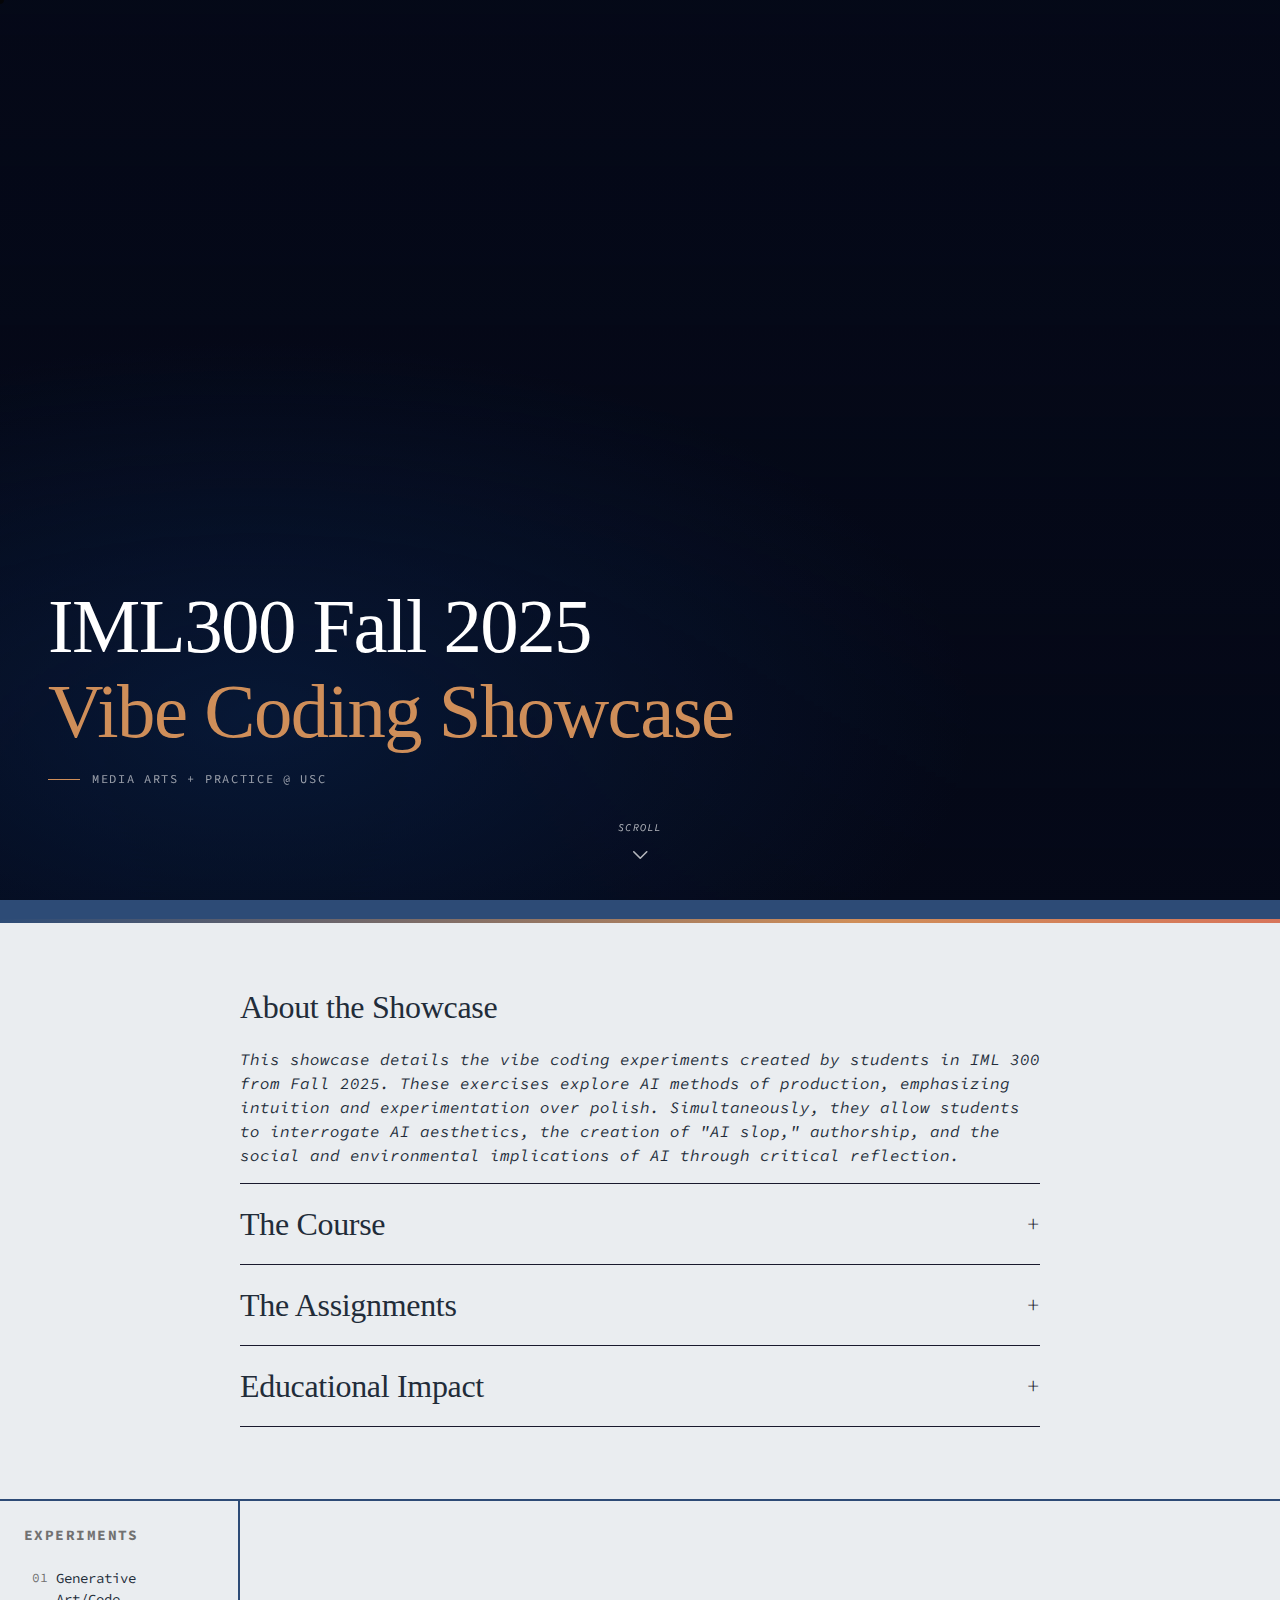
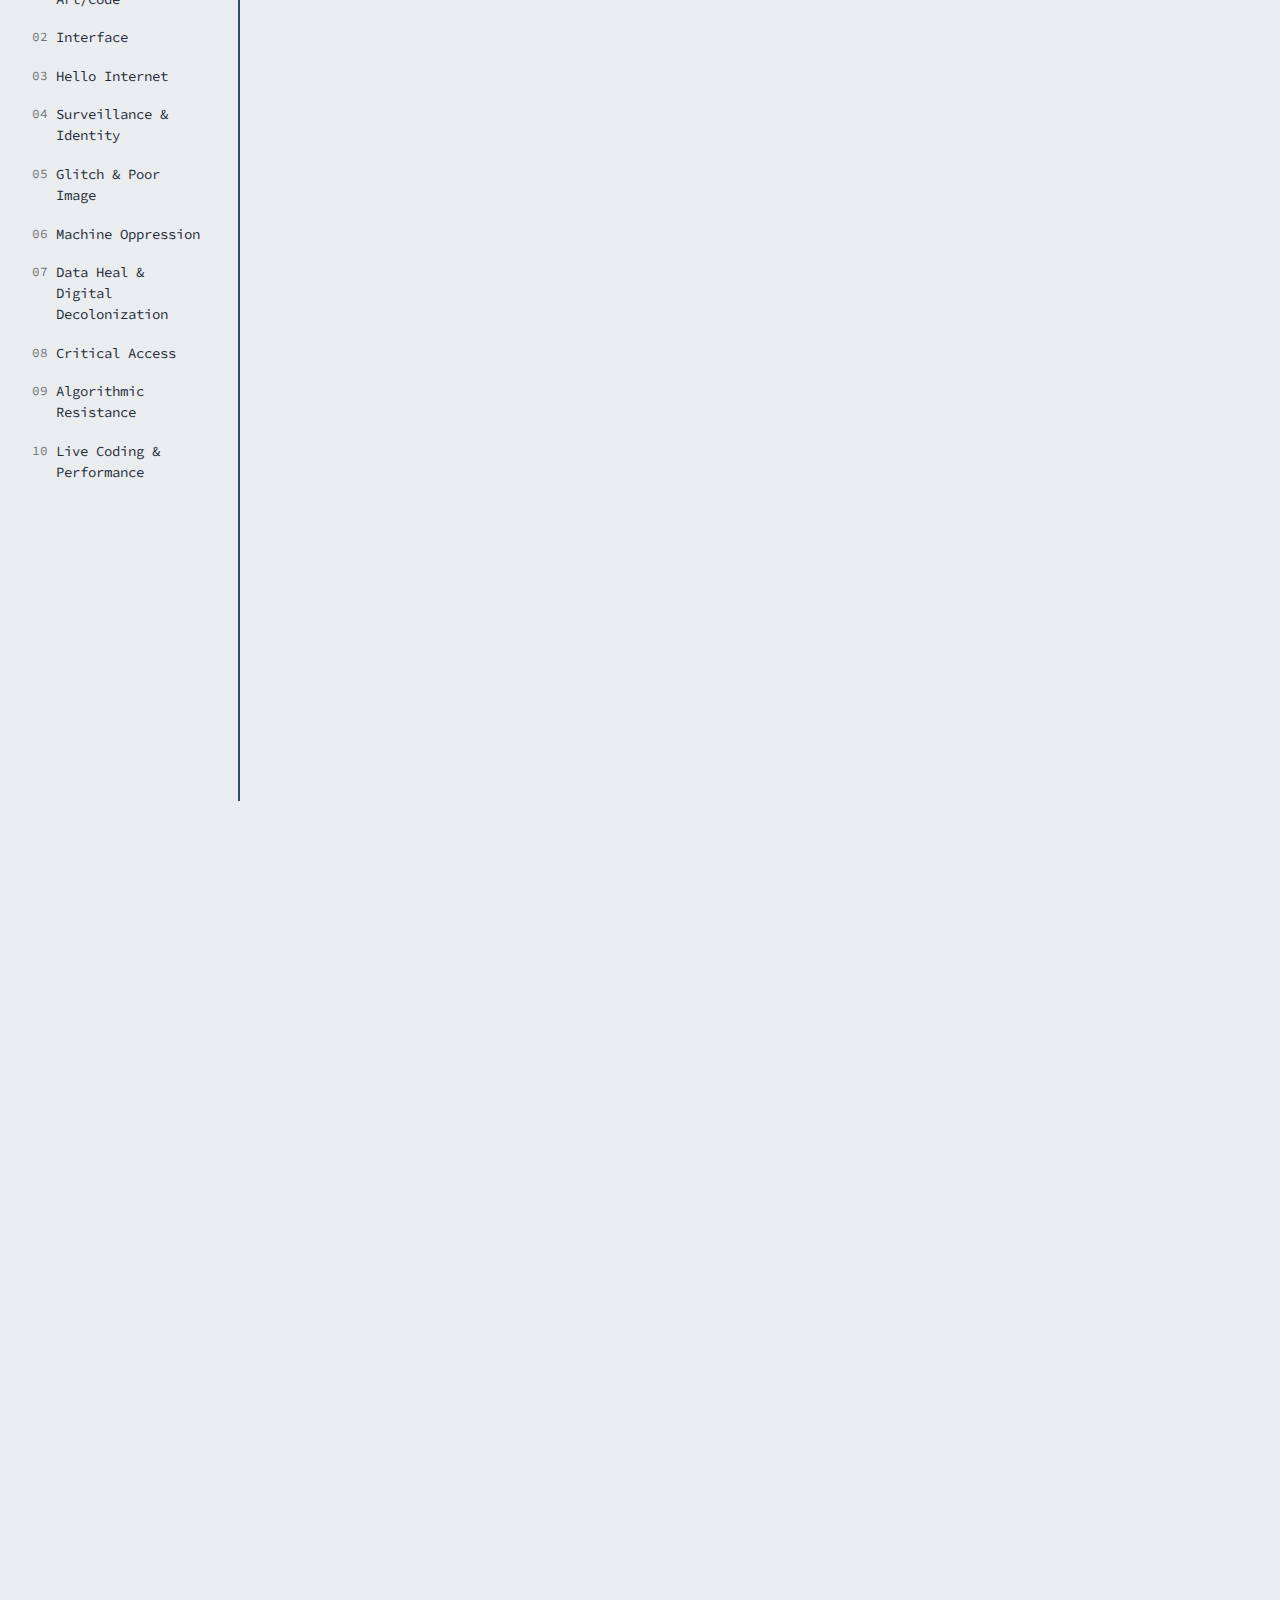
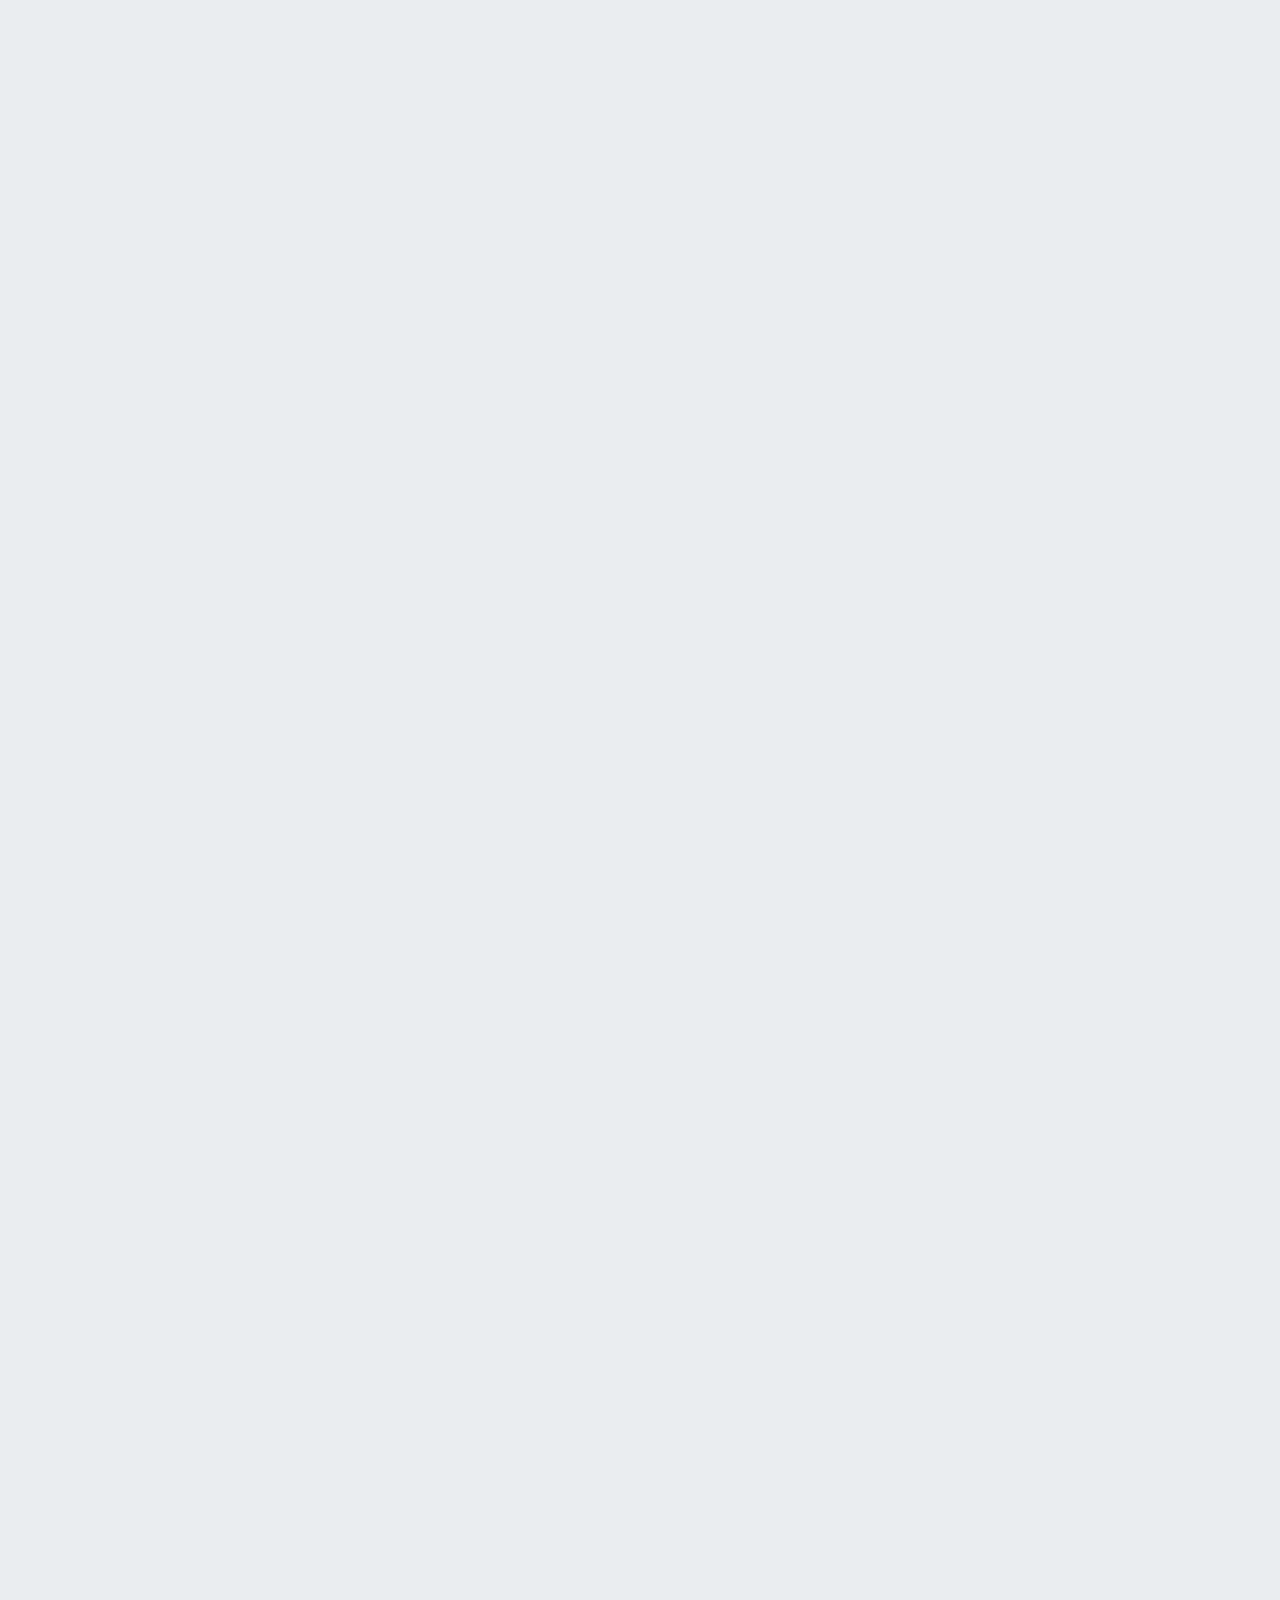
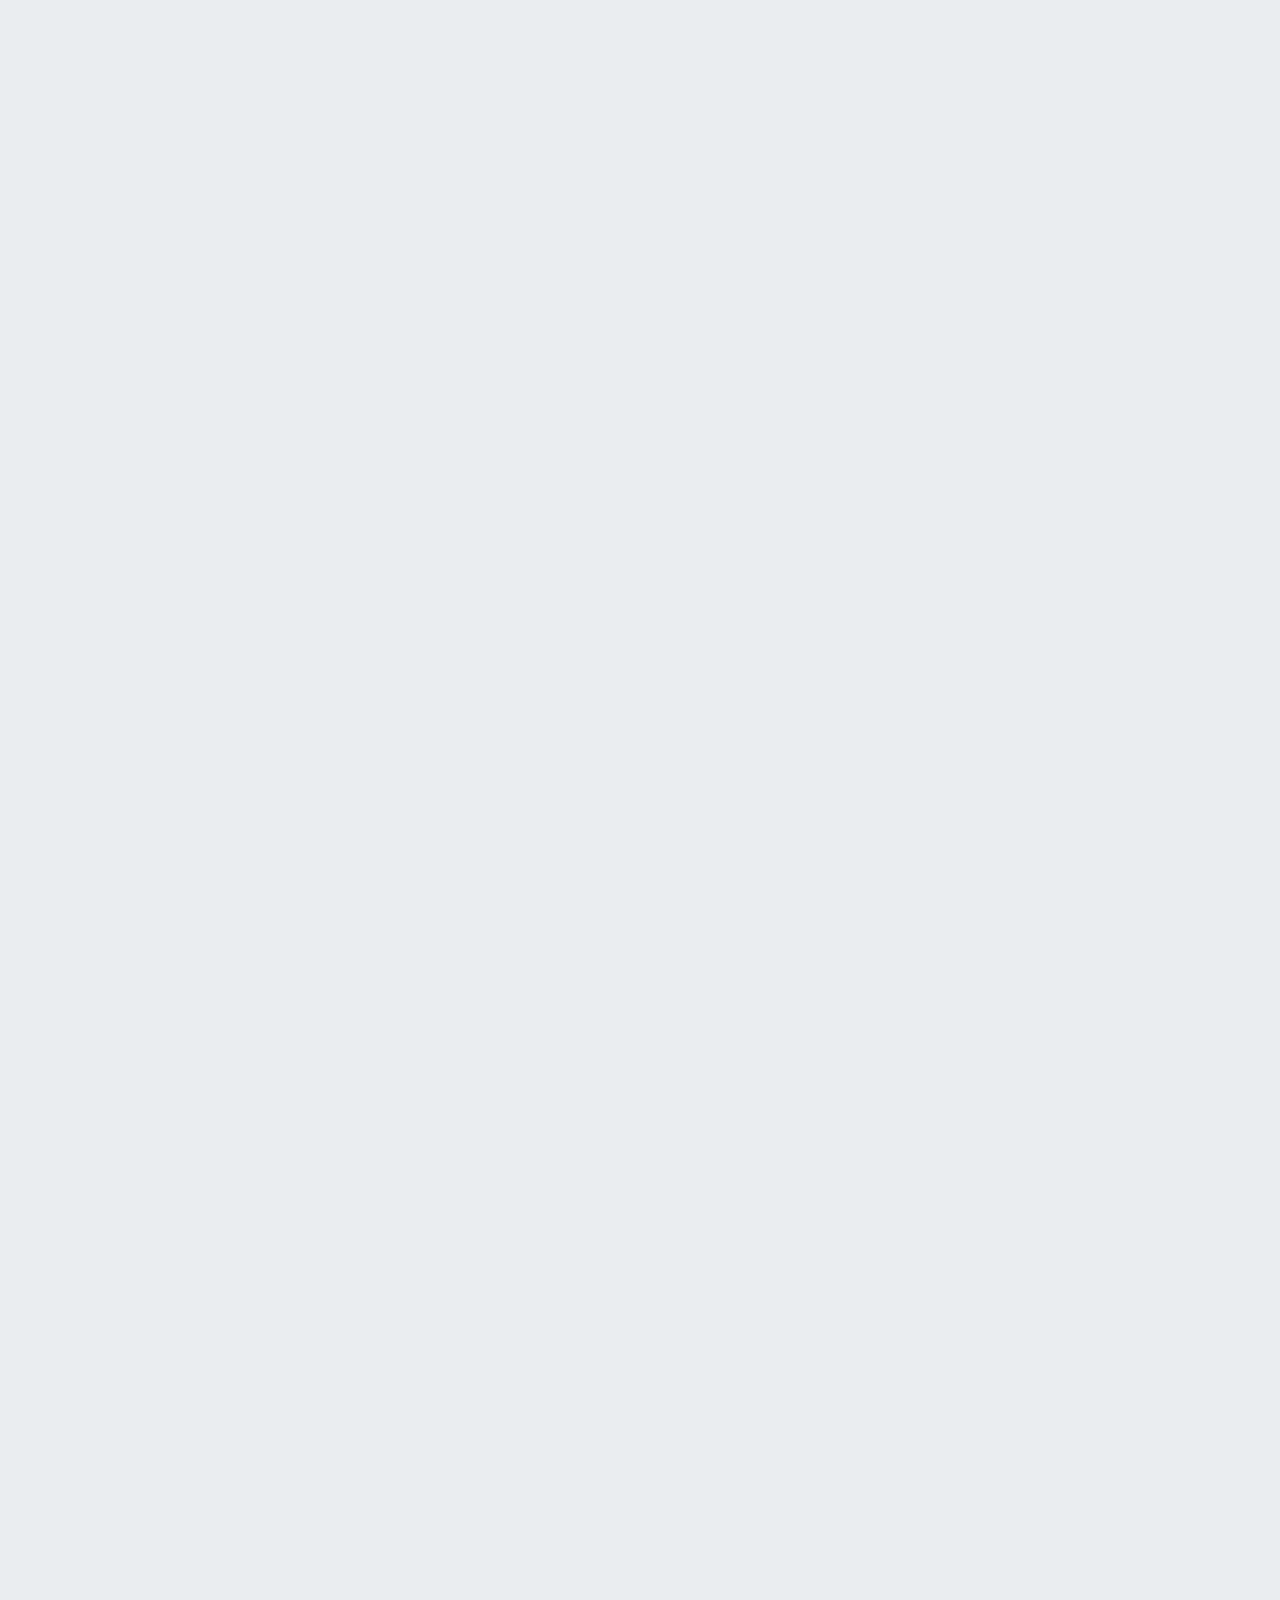
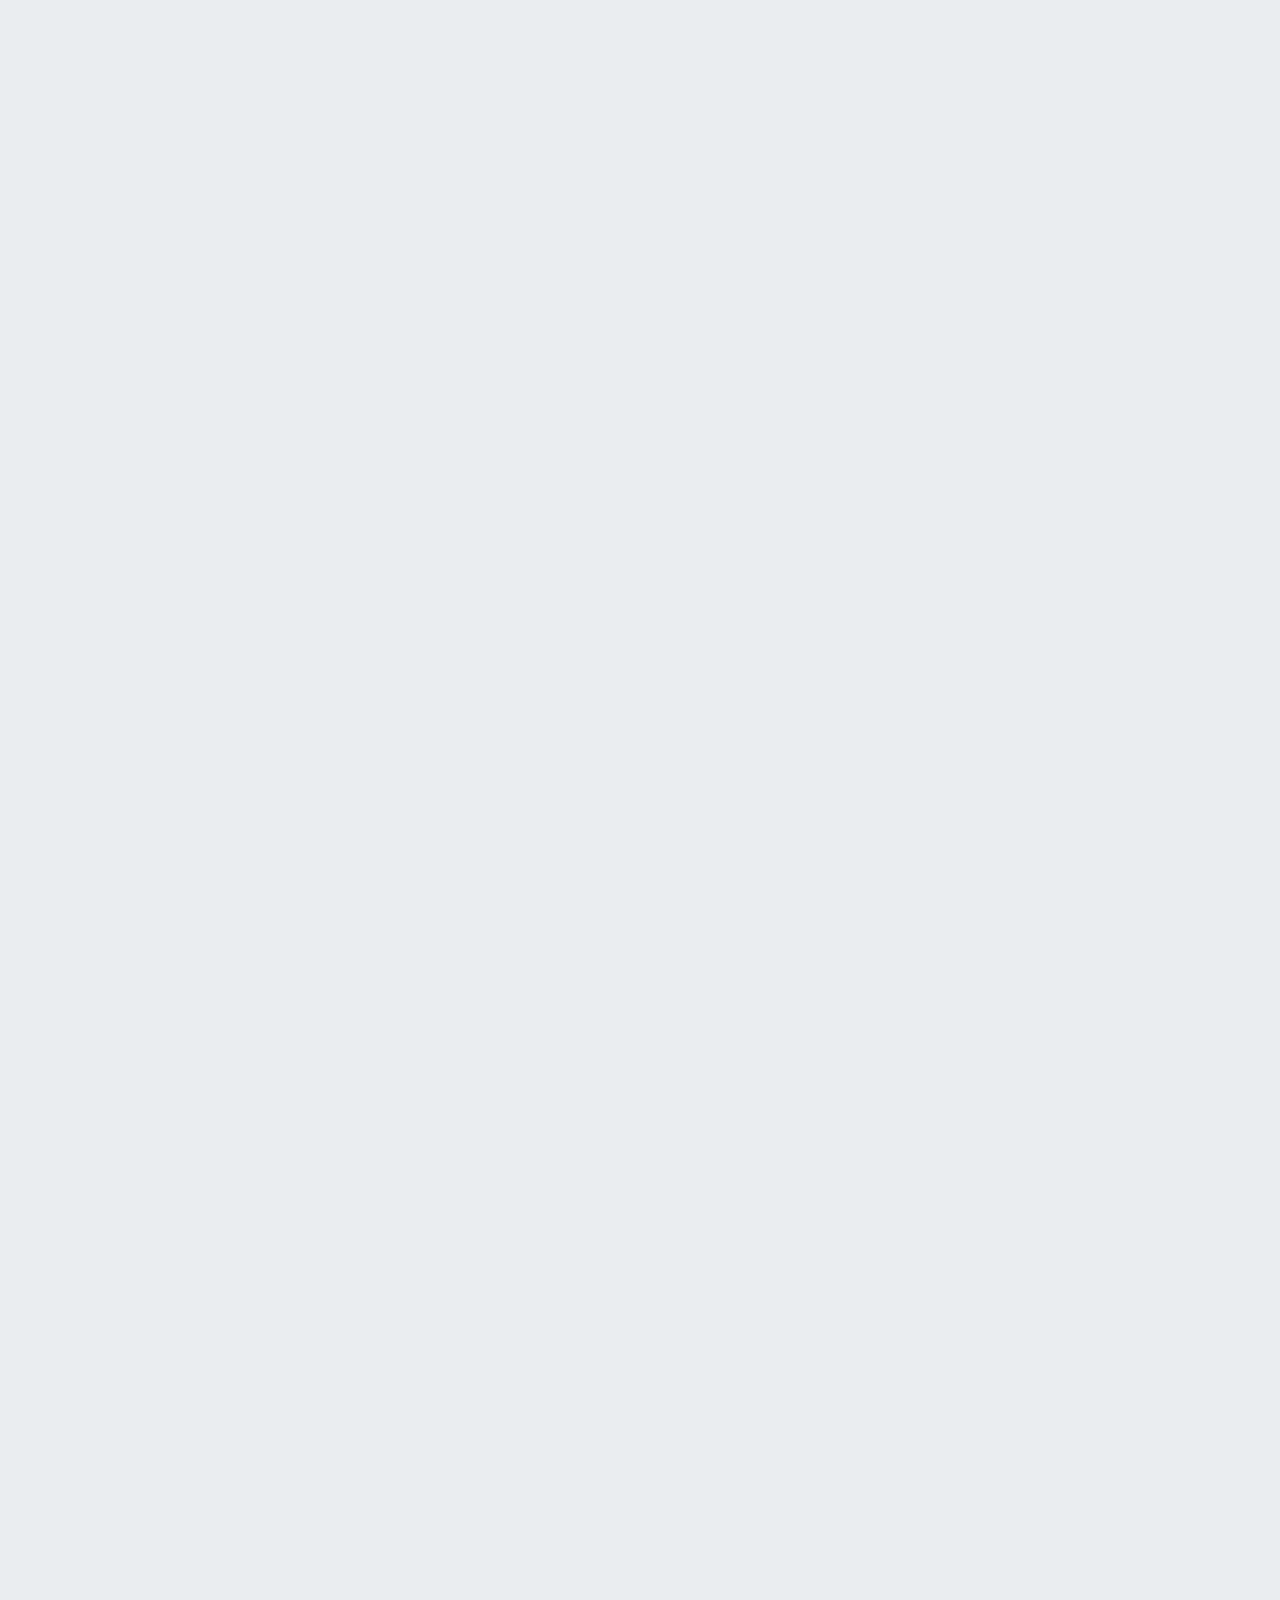
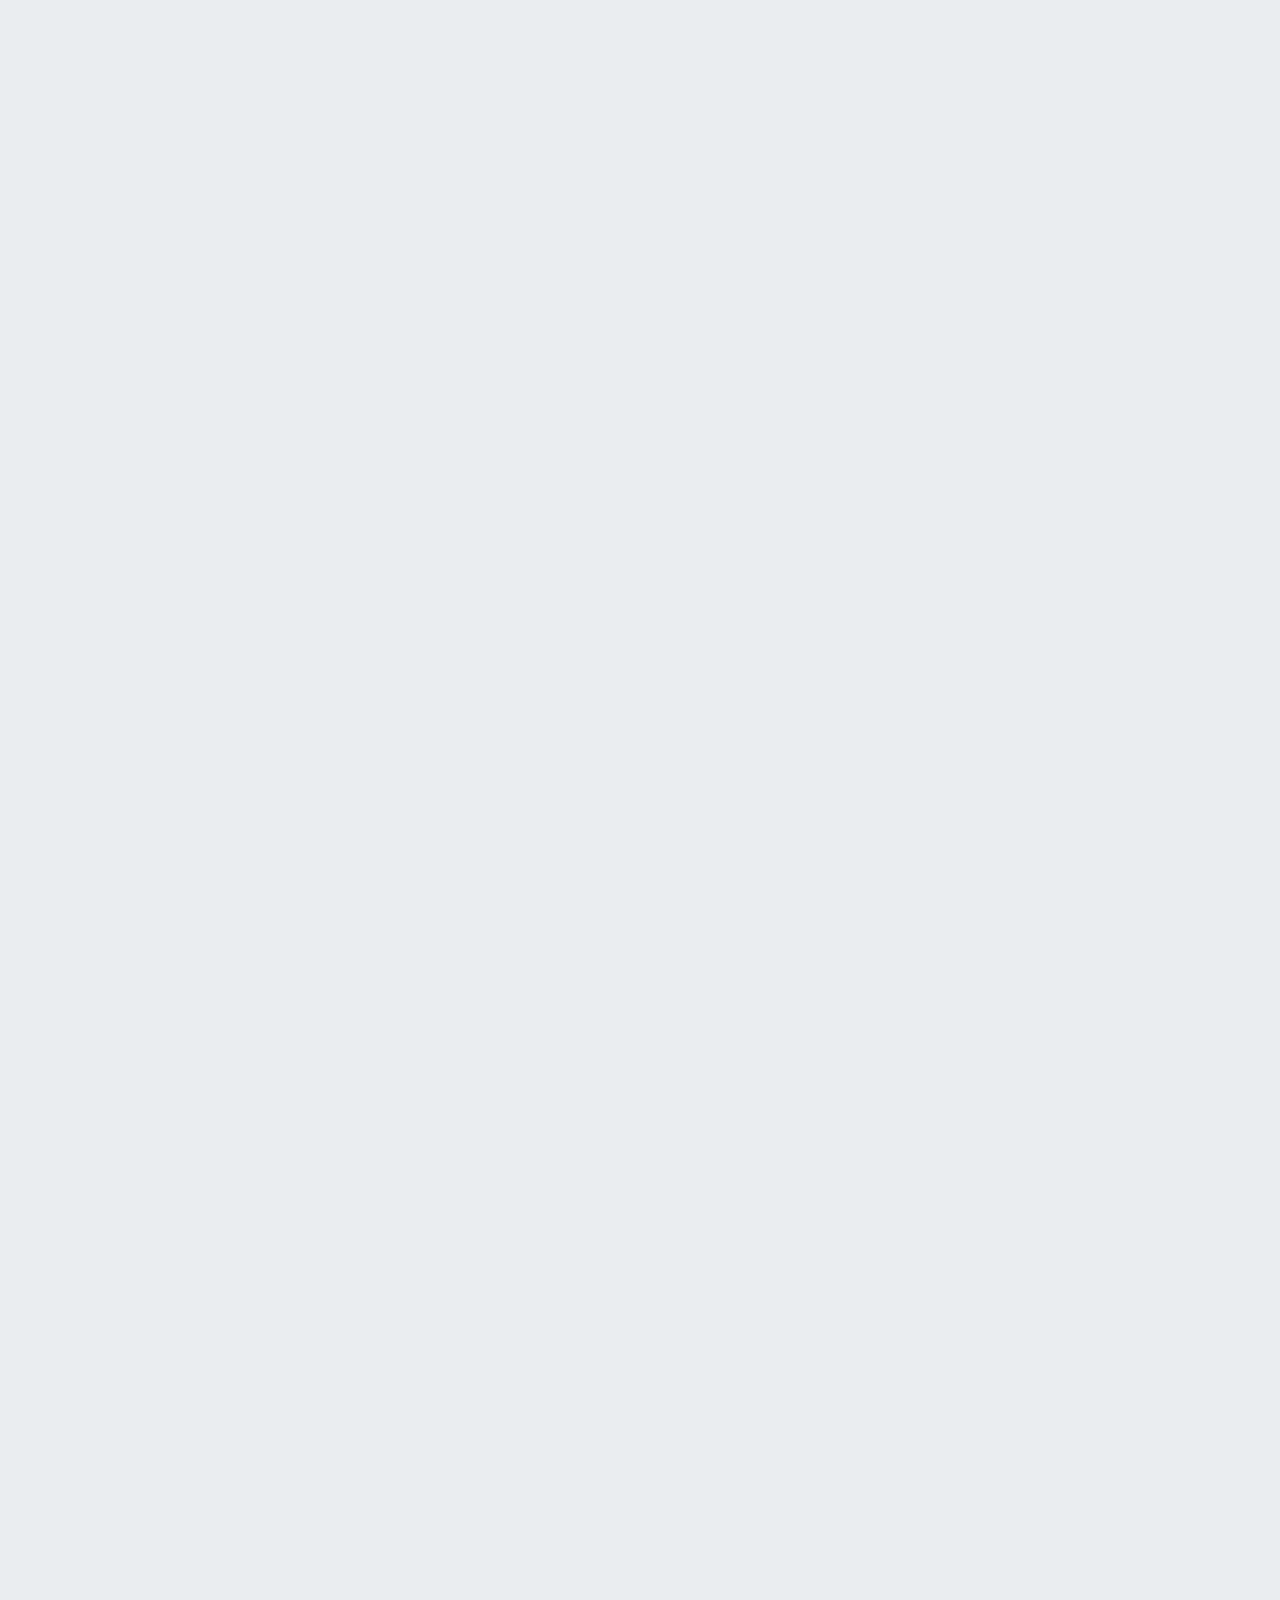
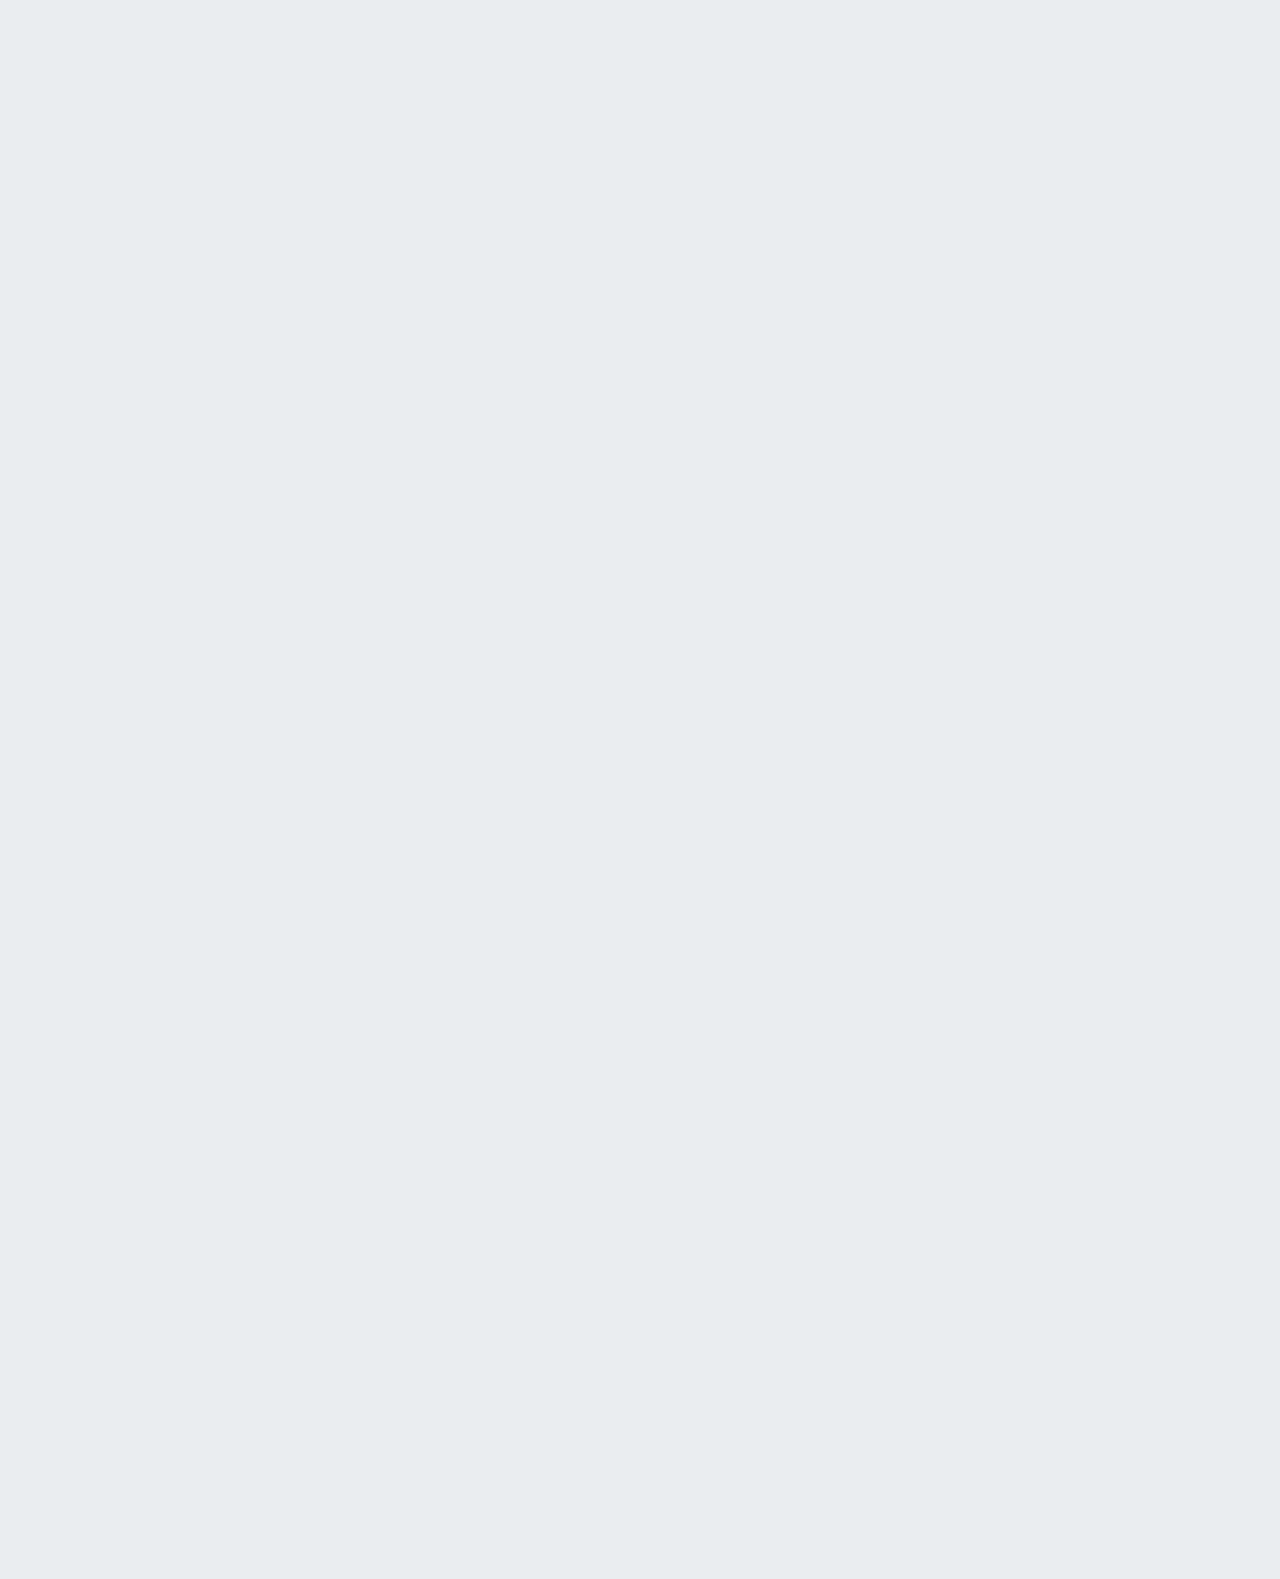
<file: page-2.html>
<!DOCTYPE html>
<html lang="en">
<head>
  <meta charset="UTF-8">
  <meta name="viewport" content="width=device-width, initial-scale=1.0">
  <title>IML300 Fall 2025 Vibe Coding Showcase</title>
  <meta name="description" content="A collection of student vibe coding experiments from IML 300 Fall 2025">
  <link rel="preconnect" href="https://fonts.googleapis.com">
  <link rel="preconnect" href="https://fonts.gstatic.com" crossorigin>
  <link href="https://fonts.googleapis.com/css2?family=Source+Code+Pro:ital,wght@0,200..900;1,200..900&display=swap" rel="stylesheet">
  <link rel="stylesheet" href="style.css">
</head>
<body>

  <!-- FULLSCREEN HERO -->
  <div class="hero">
    <canvas id="matter-canvas"></canvas>
    <div class="hero-overlay"></div>
    <div class="hero-content">
      <h1>IML300 Fall 2025<br><span class="line2">Vibe Coding Showcase</span></h1>
      <p class="hero-subtitle">Media Arts + Practice @ USC</p>
    </div>
    <a class="scroll-arrow" href="#about" aria-label="Scroll down">
      <span>Scroll</span>
      <svg viewBox="0 0 24 24" stroke-linecap="round" stroke-linejoin="round">
        <polyline points="6 9 12 15 18 9"></polyline>
      </svg>
    </a>
  </div>

  <!-- MARQUEE STRIP -->
  <div class="marquee-strip" aria-hidden="true">
  </div>

  <div id="about">
  <header>
    <div class="accordion-group">

      <div class="intro-always-open">
        <h2>About the Showcase</h2>
        <p id="i1">This showcase details the vibe coding experiments created by students in IML 300 from Fall 2025. These exercises explore AI methods of production, emphasizing intuition and experimentation over polish. Simultaneously, they allow students to interrogate AI aesthetics, the creation of "AI slop," authorship, and the social and environmental implications of AI through critical reflection.</p>
        <div class="accordion-rule"></div>
      </div>

      <div class="accordion">
        <div class="accordion-header">
          <h2>The Course</h2>
          <span class="accordion-toggle">+</span>
        </div>
        <div class="accordion-body">
          <div class="intro">
            <p id="i2">IML 300: Introduction to Creative Web Programming is an introductory creative web programming course in the Media Arts + Practice program at USC. The course teaches the web as a creative medium while engaging critically with contemporary cultural and technological issues.</p>
          </div>
        </div>
        <div class="accordion-rule"></div>
      </div>

      <div class="accordion">
        <div class="accordion-header">
          <h2>The Assignments</h2>
          <span class="accordion-toggle">+</span>
        </div>
        <div class="accordion-body">
          <div class="intro">
            <p id="i3">Throughout the semester, students learn two parallel ways of coding: manual coding assignments that build foundational skills, and weekly vibe coding exercises, where students use AI-assisted tools (such as Claude, Lovable, and Vercel's v0) to quickly create websites in response to readings, videos, or podcasts on topics like surveillance, digital decolonization, and internet culture.</p>
          </div>
        </div>
        <div class="accordion-rule"></div>
      </div>

      <div class="accordion">
        <div class="accordion-header">
          <h2>Educational Impact</h2>
          <span class="accordion-toggle">+</span>
        </div>
        <div class="accordion-body">
          <div class="intro">
            <p id="i4">This site brings together the weekly experiments as a snapshot of how students explore, question, and reimagine creative coding on the web. The weekly assignments themselves serve as an experiment on how AI can be used in educational settings, and an observation of how AI tools have evolved over the course of the semester.</p>
          </div>
        </div>
        <div class="accordion-rule"></div>
      </div>
    </div>
  </header>
  </div>

  <div id="main-content" class="container">
    <nav>
      <div class="nav-content">
        <h3>Experiments</h3>
        <ul id="nav-list"></ul>
      </div>
    </nav>
    <main>
      <div class="main-content">
        <div class="experiments" id="experiments"></div>
      </div>
    </main>
  </div>

  <!-- IFRAME MODAL -->
  <div class="modal-overlay" id="modal" role="dialog" aria-modal="true">
    <div class="modal-box">
      <div class="modal-header">
        <div class="modal-header-info">
          <span class="modal-student" id="modal-student"></span>
          <span class="modal-title-text" id="modal-title-text"></span>
        </div>
        <div class="modal-actions">
          <a class="modal-external-btn" id="modal-external" href="#" target="_blank" rel="noopener noreferrer">Open in new tab ↗</a>
          <button class="modal-close" id="modal-close" aria-label="Close">✕</button>
        </div>
      </div>
      <div class="modal-iframe-wrap">
        <div class="modal-loading" id="modal-loading">
          <div class="spinner"></div>
          <span>Loading project…</span>
        </div>
        <div class="modal-blocked" id="modal-blocked">
          <p>This project can't be embedded here — it may block iframes for security reasons.</p>
          <a id="modal-blocked-link" href="#" target="_blank" rel="noopener noreferrer">Open project directly ↗</a>
        </div>
        <iframe id="modal-iframe" title="Project preview" sandbox="allow-scripts allow-same-origin allow-forms allow-popups"></iframe>
      </div>
    </div>
  </div>

  <script src="script.js"></script>
</body>
</html>
</file>
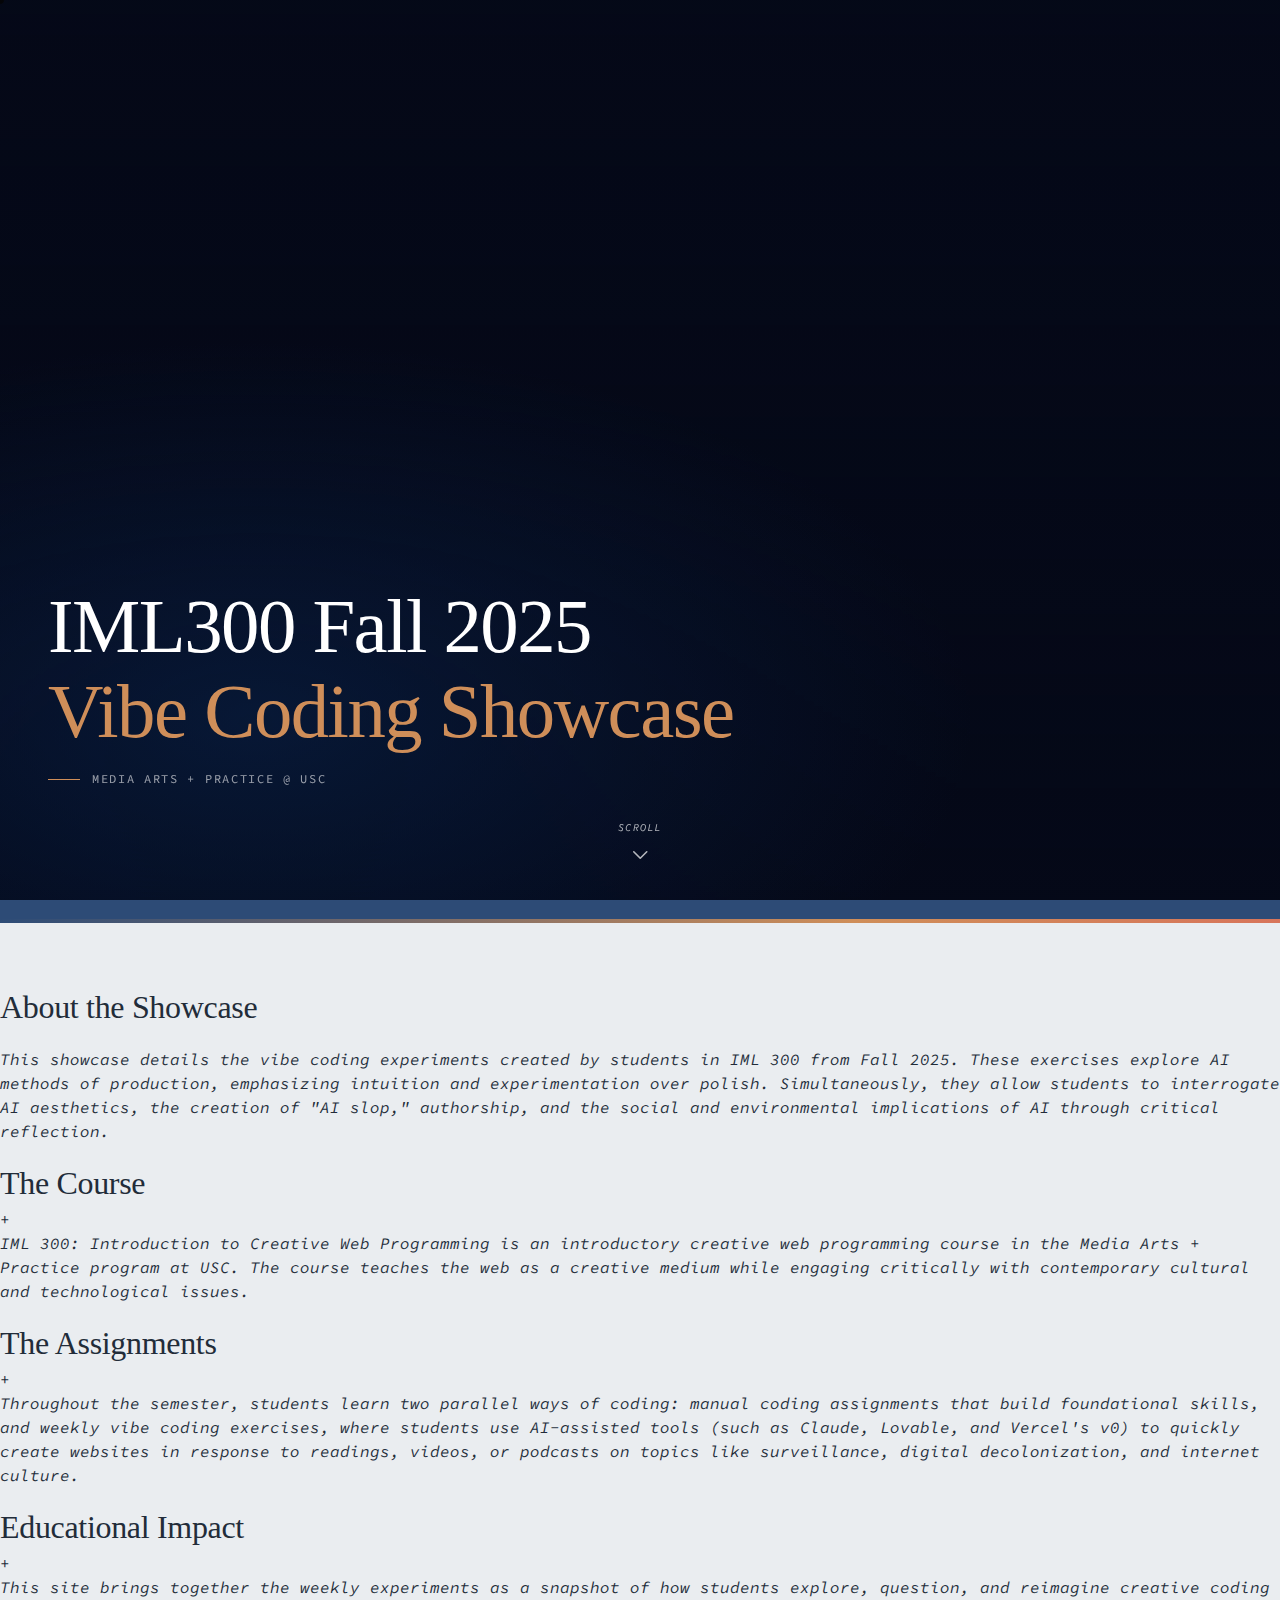
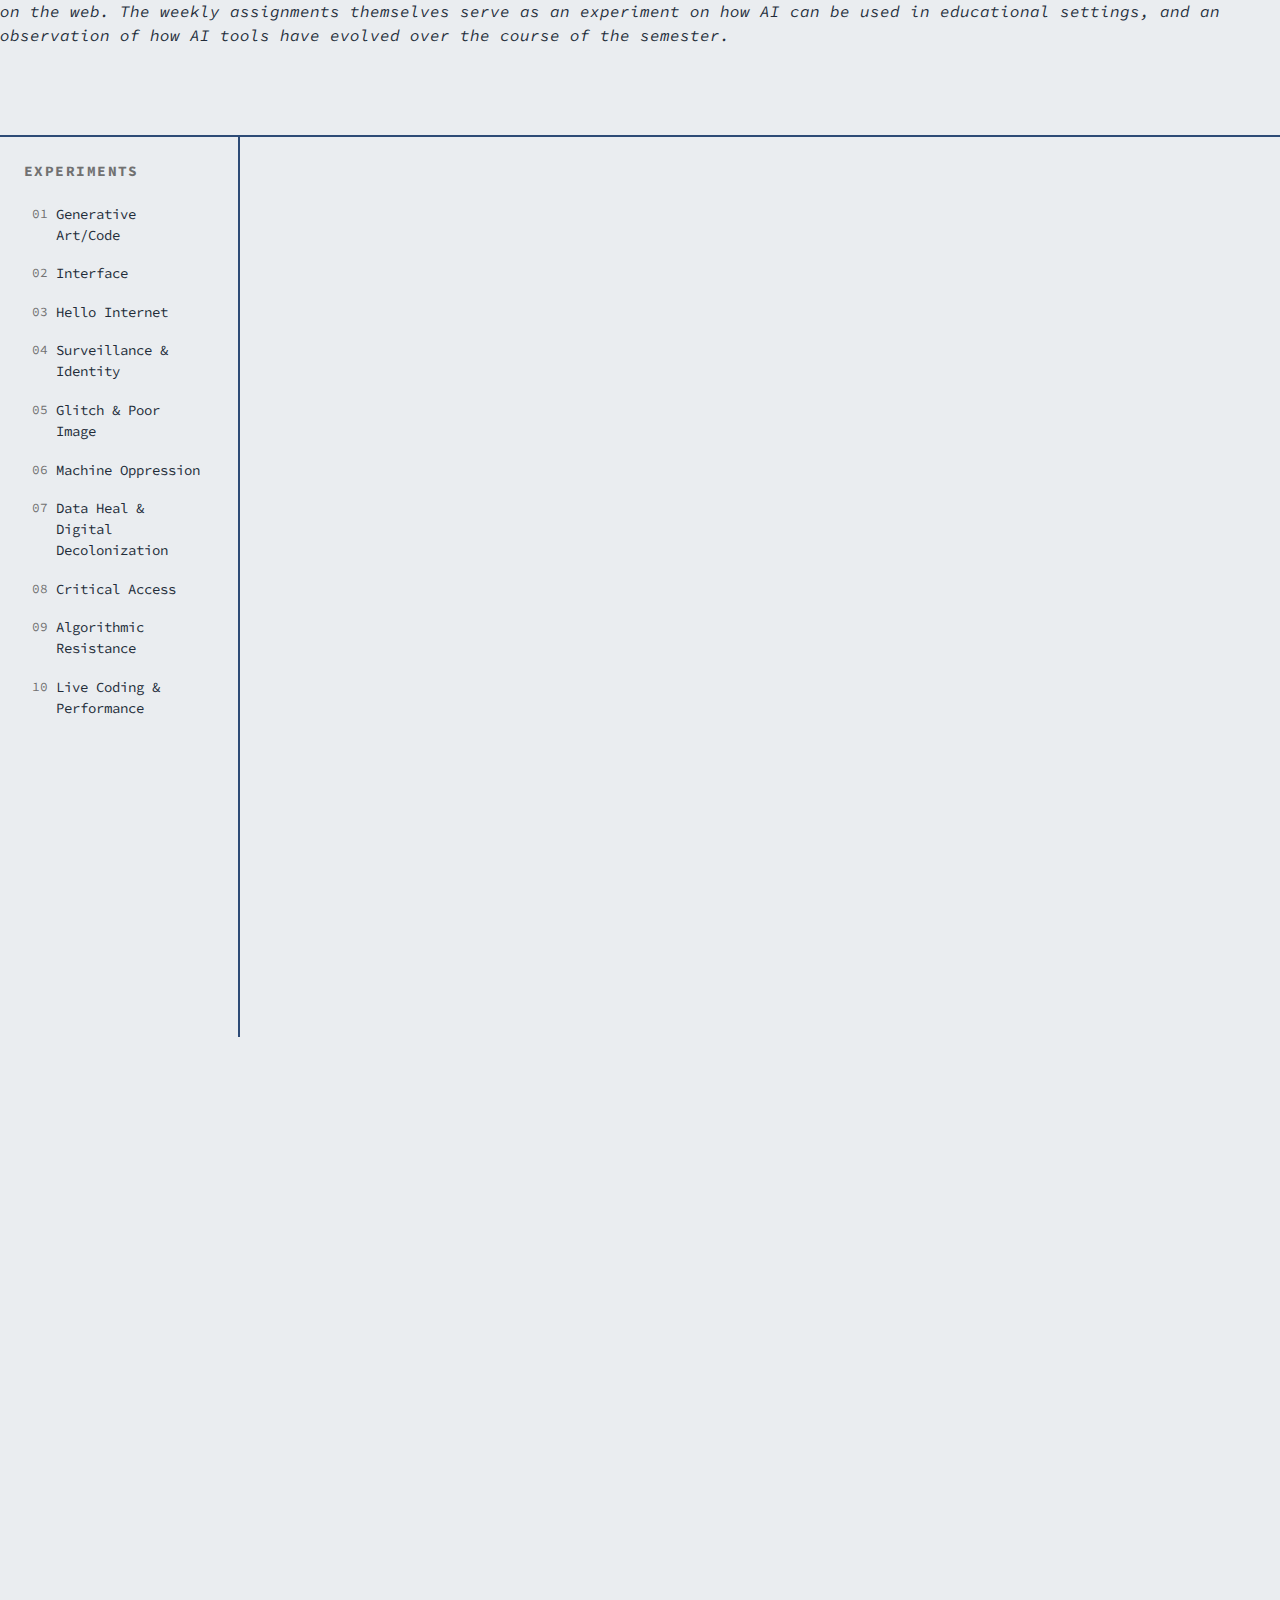
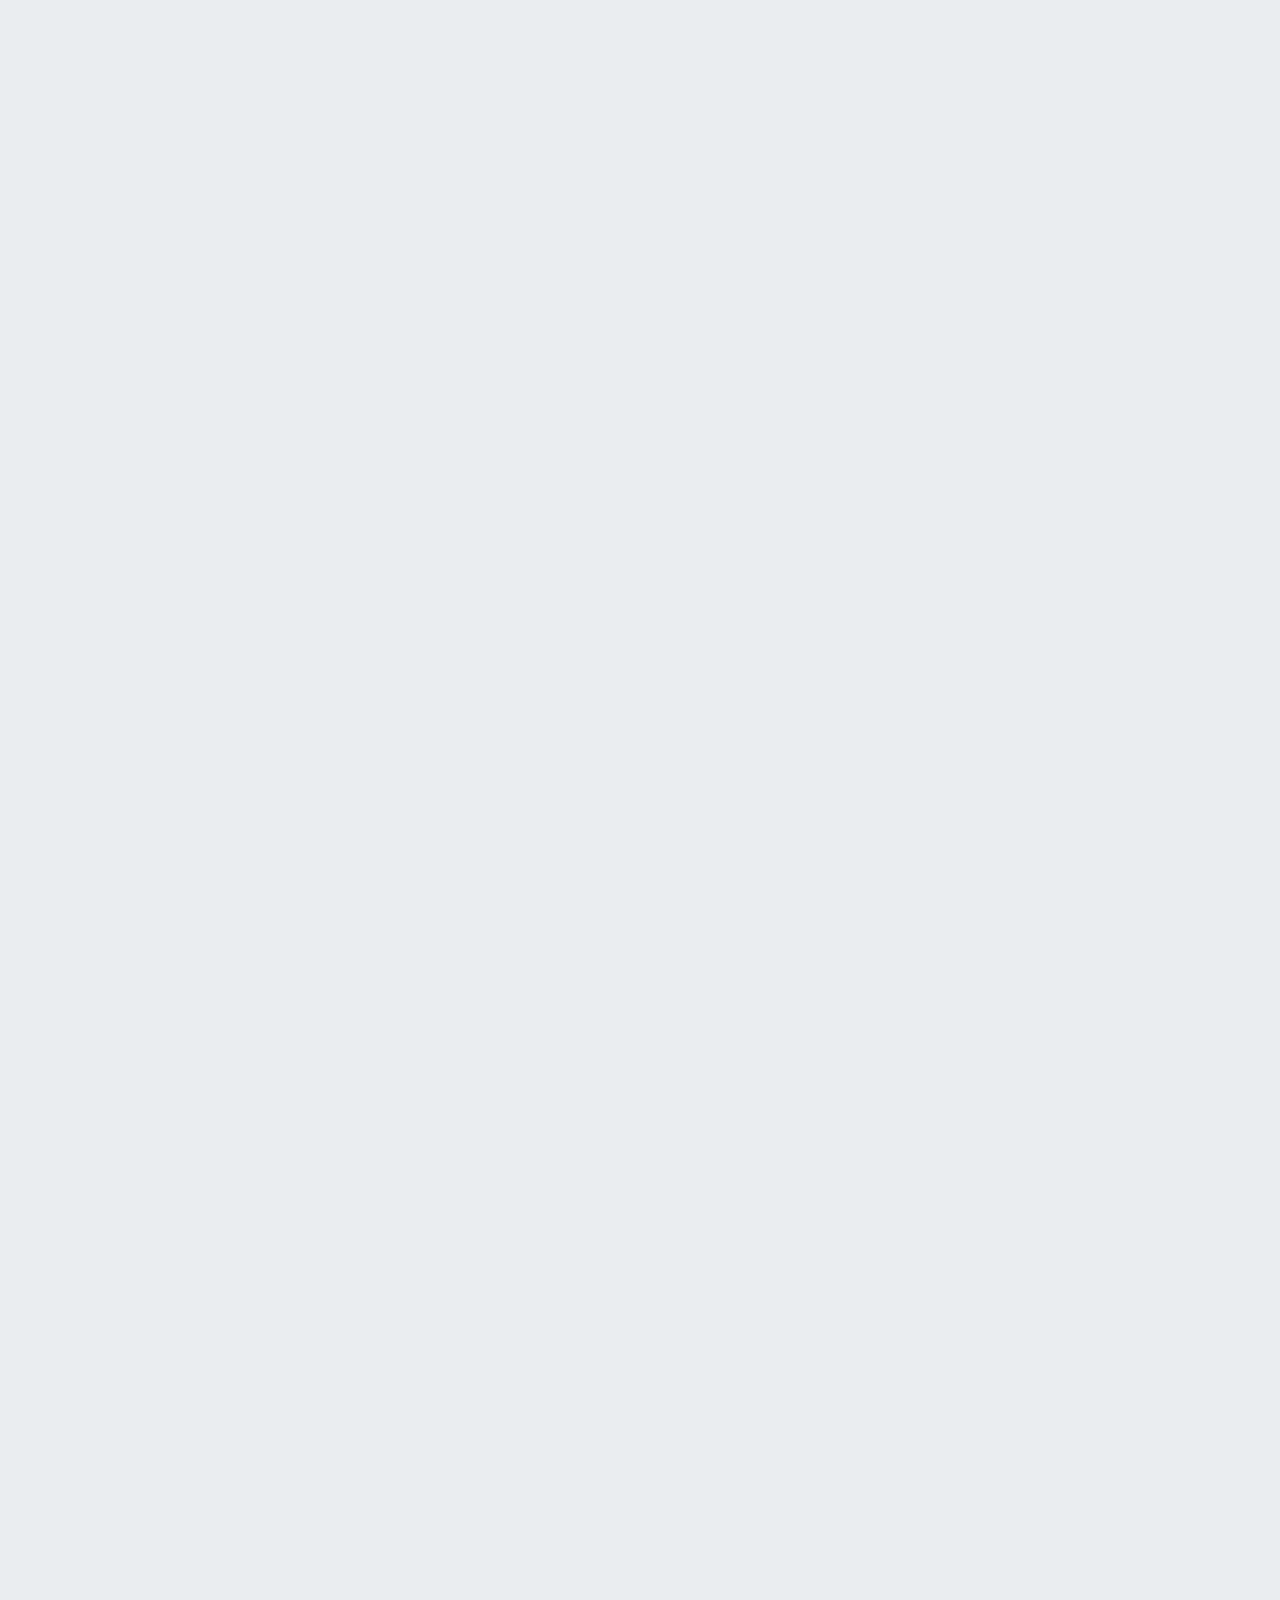
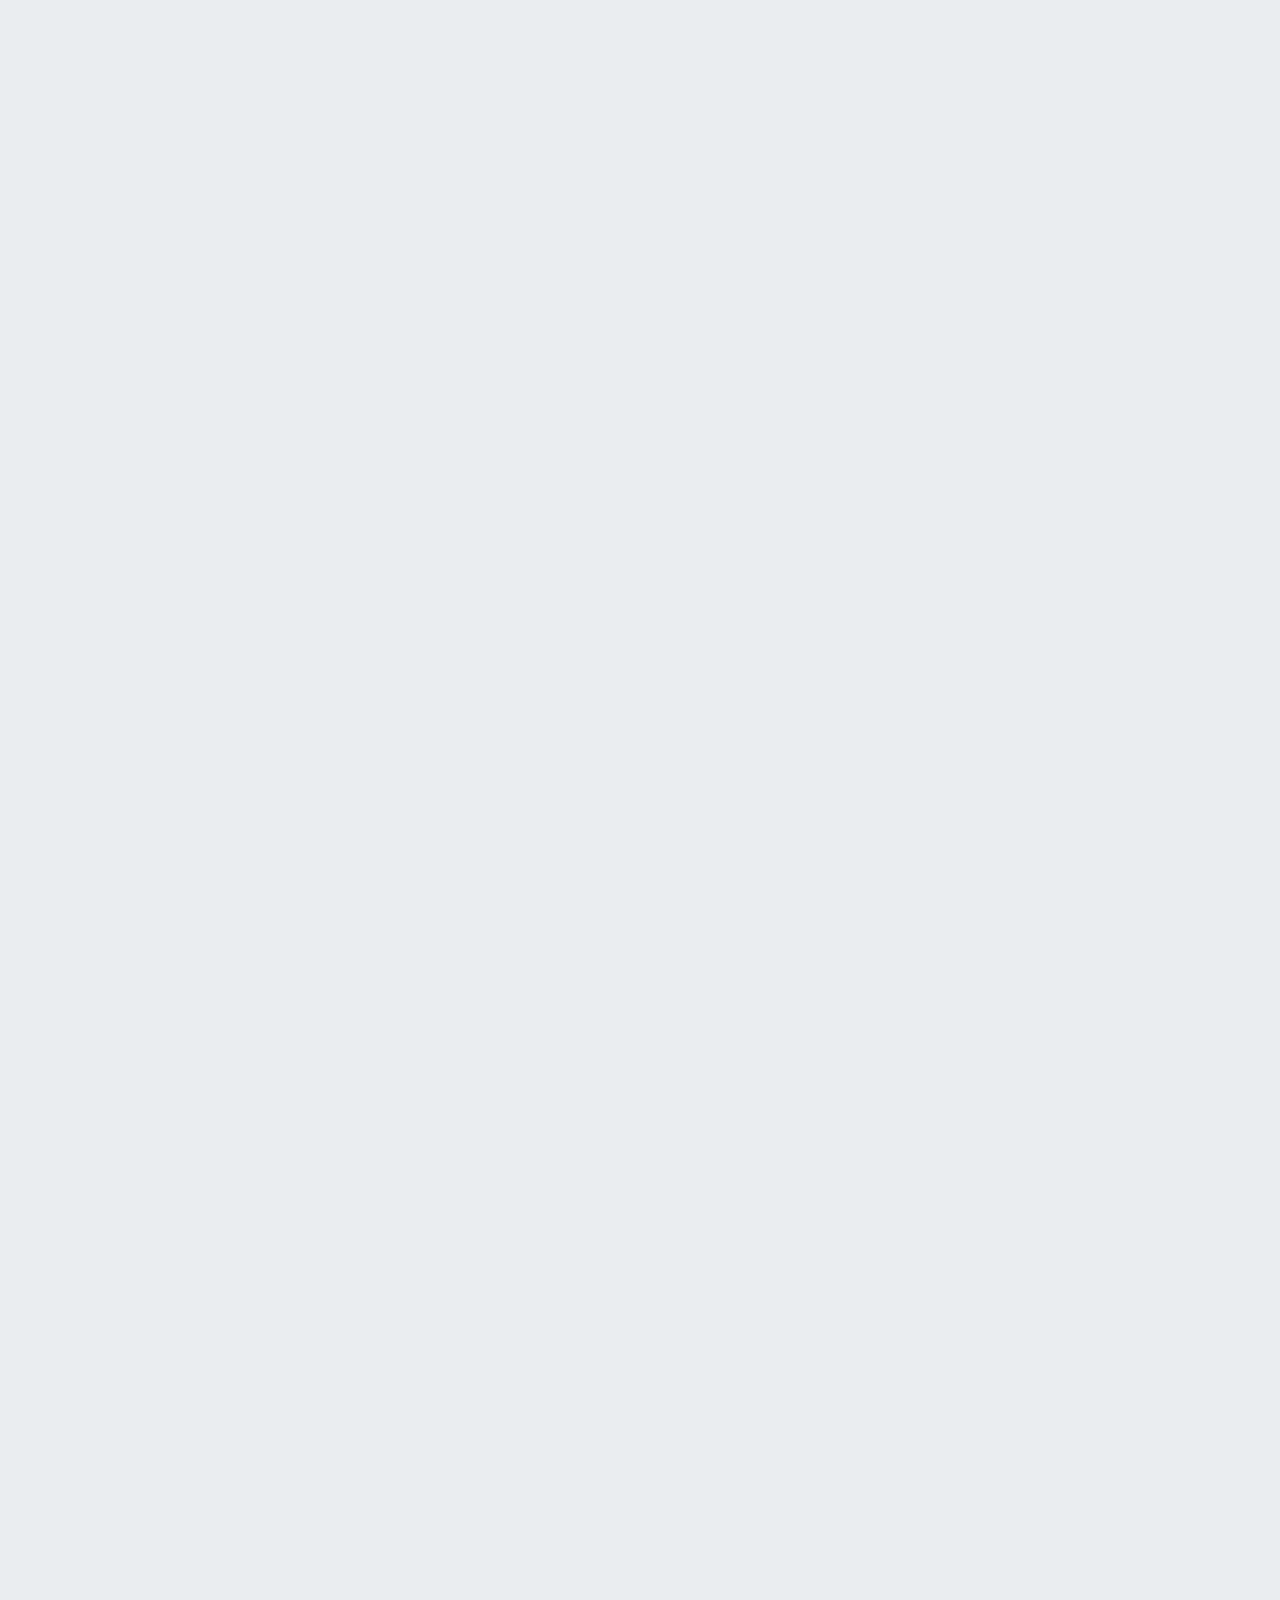
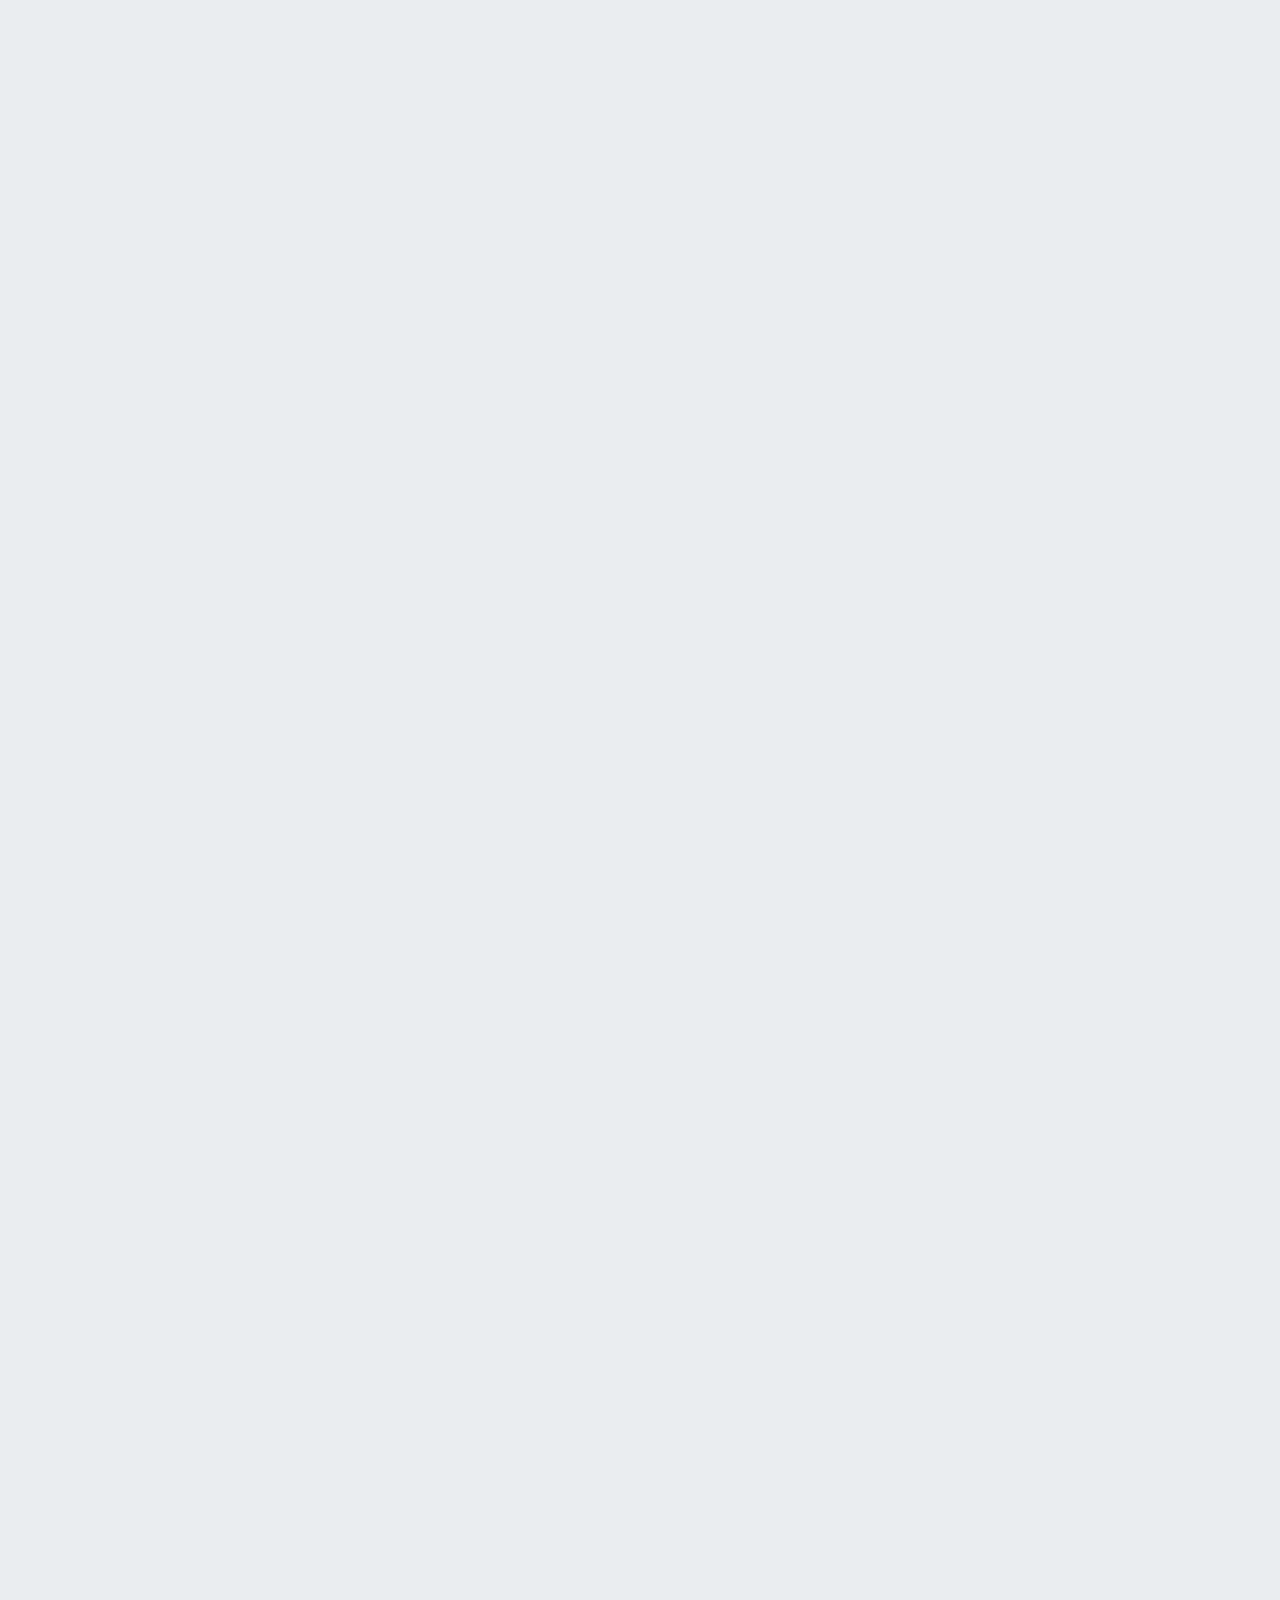
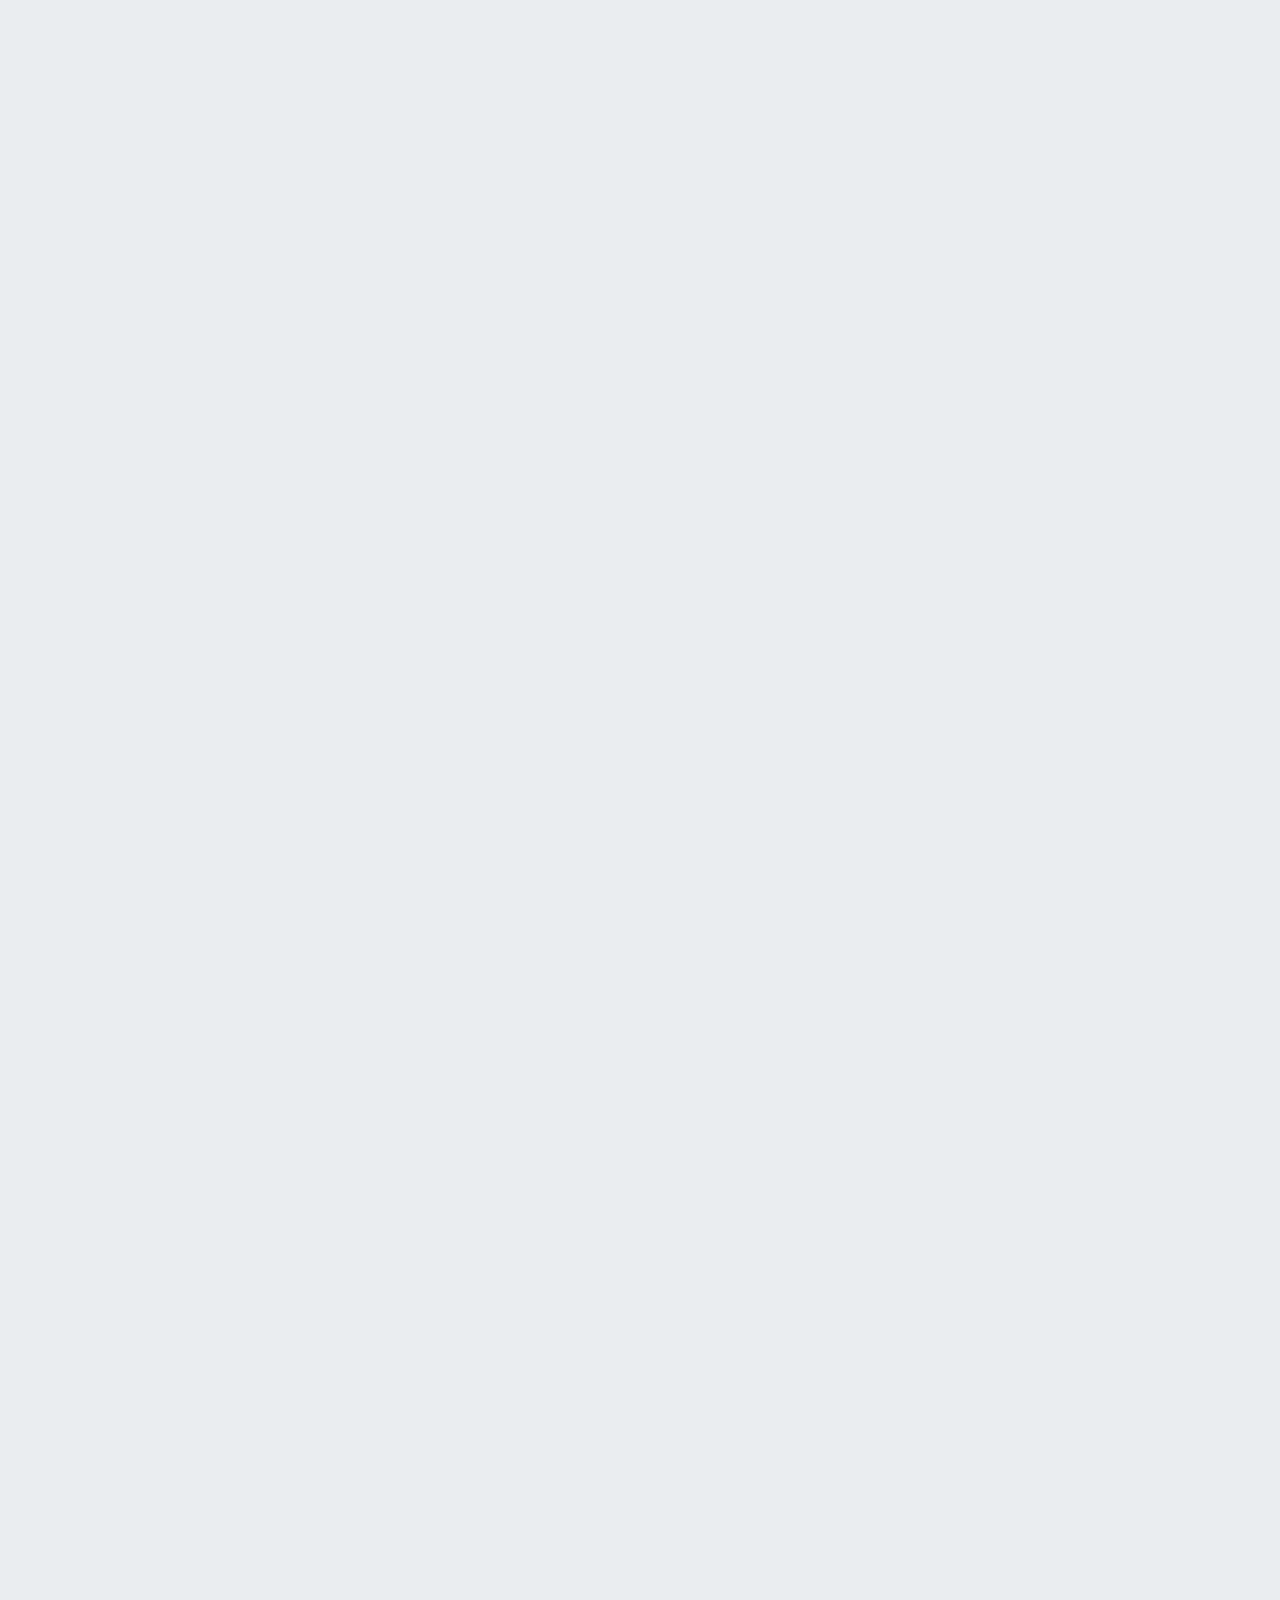
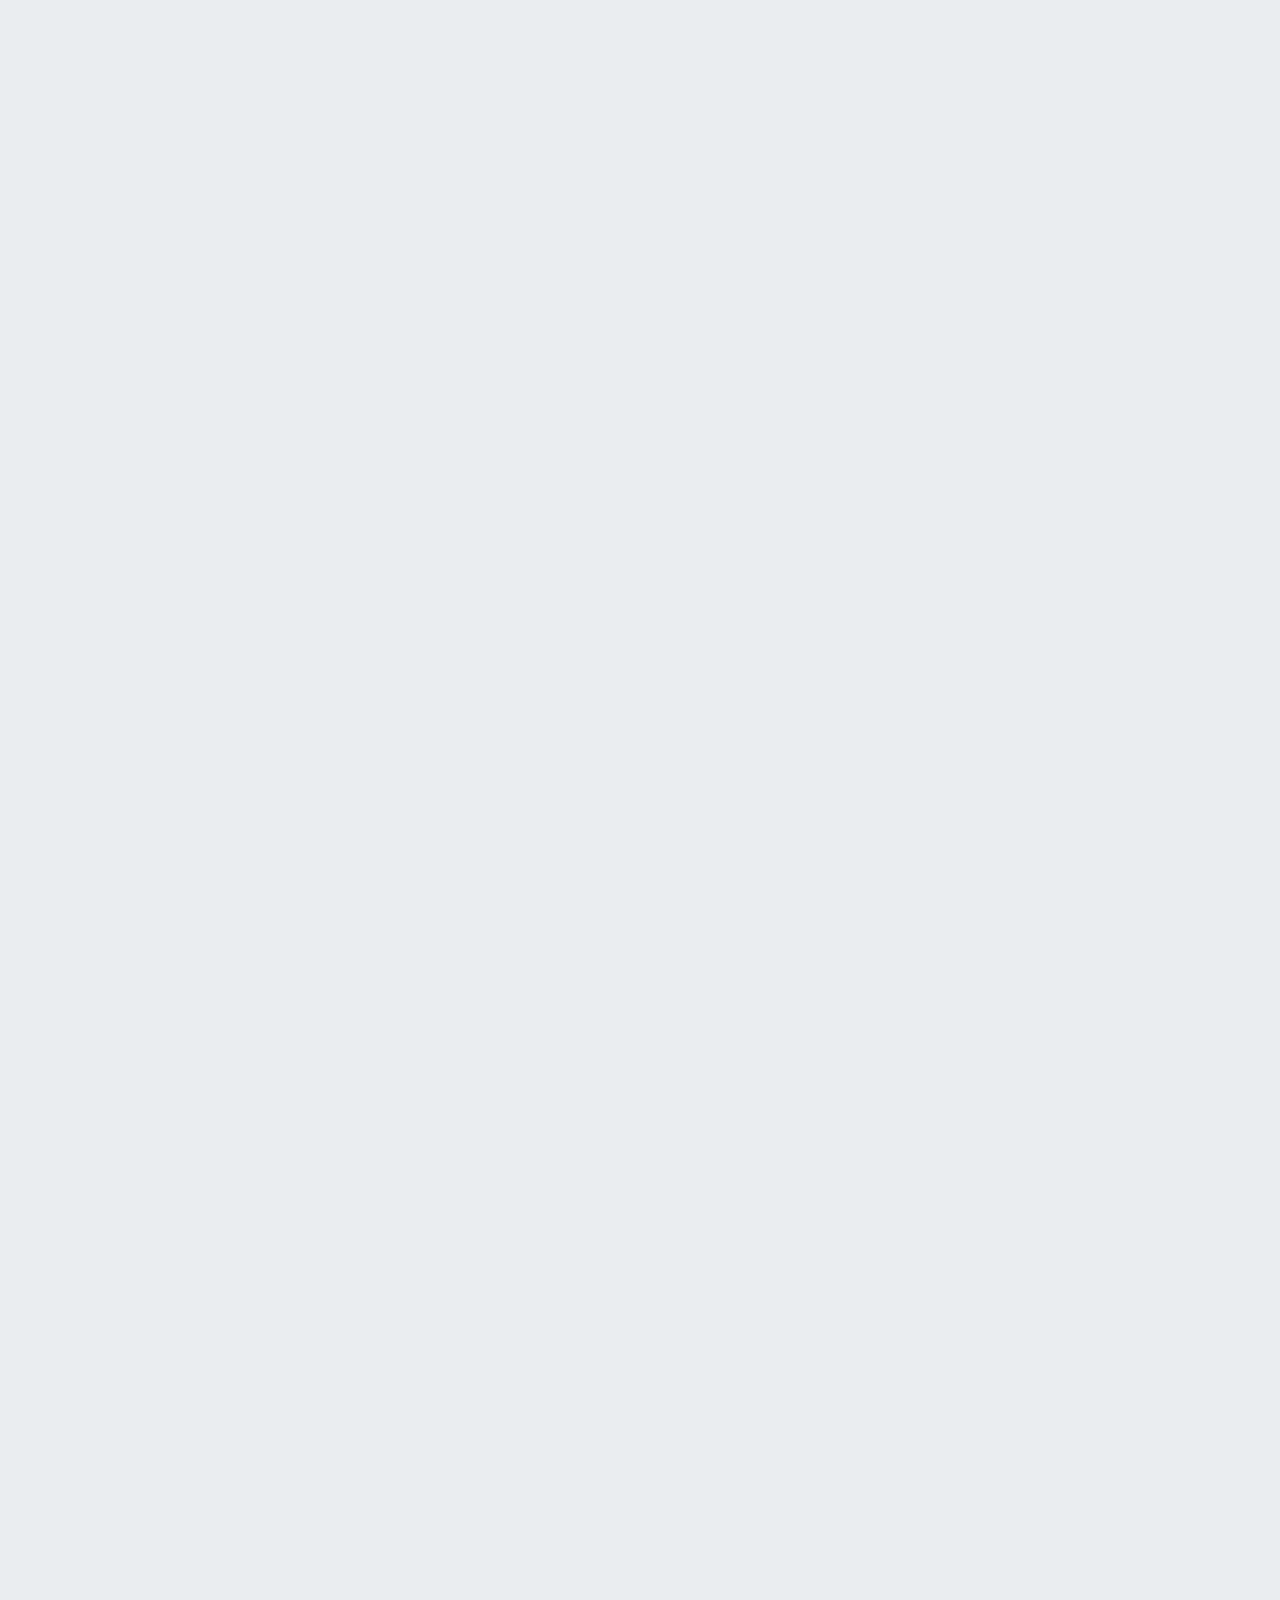
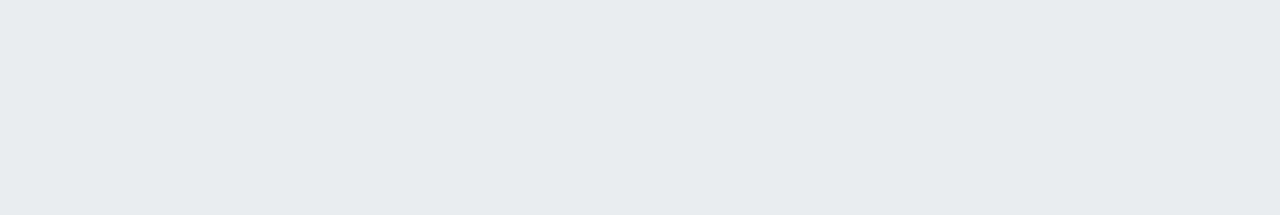
<file: scrap/page-2.html>
<!DOCTYPE html>
<html lang="en">
<head>
  <meta charset="UTF-8">
  <meta name="viewport" content="width=device-width, initial-scale=1.0">
  <title>IML300 Fall 2025 Vibe Coding Showcase</title>
  <meta name="description" content="A collection of student vibe coding experiments from IML 300 Fall 2025">
  <link rel="preconnect" href="https://fonts.googleapis.com">
  <link rel="preconnect" href="https://fonts.gstatic.com" crossorigin>
  <link href="https://fonts.googleapis.com/css2?family=Source+Code+Pro:ital,wght@0,200..900;1,200..900&display=swap" rel="stylesheet">
  <link rel="stylesheet" href="style.css">
</head>
<body>

  <!-- FULLSCREEN HERO -->
  <div class="hero">
    <canvas id="matter-canvas"></canvas>
    <div class="hero-overlay"></div>
    <div class="hero-content">
      <h1>IML300 Fall 2025<br><span class="line2">Vibe Coding Showcase</span></h1>
      <p class="hero-subtitle">Media Arts + Practice @ USC</p>
    </div>
    <a class="scroll-arrow" href="#about" aria-label="Scroll down">
      <span>Scroll</span>
      <svg viewBox="0 0 24 24" stroke-linecap="round" stroke-linejoin="round">
        <polyline points="6 9 12 15 18 9"></polyline>
      </svg>
    </a>
  </div>

  <!-- MARQUEE STRIP -->
  <div class="marquee-strip" aria-hidden="true">
  </div>

  <div id="about">
  <header>
    <div class="accordion-group">

      <div class="intro-always-open">
        <h2>About the Showcase</h2>
        <p id="i1">This showcase details the vibe coding experiments created by students in IML 300 from Fall 2025. These exercises explore AI methods of production, emphasizing intuition and experimentation over polish. Simultaneously, they allow students to interrogate AI aesthetics, the creation of "AI slop," authorship, and the social and environmental implications of AI through critical reflection.</p>
        <div class="accordion-rule"></div>
      </div>

      <div class="accordion">
        <div class="accordion-header">
          <h2>The Course</h2>
          <span class="accordion-toggle">+</span>
        </div>
        <div class="accordion-body">
          <div class="intro">
            <p id="i2">IML 300: Introduction to Creative Web Programming is an introductory creative web programming course in the Media Arts + Practice program at USC. The course teaches the web as a creative medium while engaging critically with contemporary cultural and technological issues.</p>
          </div>
        </div>
        <div class="accordion-rule"></div>
      </div>

      <div class="accordion">
        <div class="accordion-header">
          <h2>The Assignments</h2>
          <span class="accordion-toggle">+</span>
        </div>
        <div class="accordion-body">
          <div class="intro">
            <p id="i3">Throughout the semester, students learn two parallel ways of coding: manual coding assignments that build foundational skills, and weekly vibe coding exercises, where students use AI-assisted tools (such as Claude, Lovable, and Vercel's v0) to quickly create websites in response to readings, videos, or podcasts on topics like surveillance, digital decolonization, and internet culture.</p>
          </div>
        </div>
        <div class="accordion-rule"></div>
      </div>

      <div class="accordion">
        <div class="accordion-header">
          <h2>Educational Impact</h2>
          <span class="accordion-toggle">+</span>
        </div>
        <div class="accordion-body">
          <div class="intro">
            <p id="i4">This site brings together the weekly experiments as a snapshot of how students explore, question, and reimagine creative coding on the web. The weekly assignments themselves serve as an experiment on how AI can be used in educational settings, and an observation of how AI tools have evolved over the course of the semester.</p>
          </div>
        </div>
        <div class="accordion-rule"></div>
      </div>
    </div>
  </header>
  </div>

  <div id="main-content" class="container">
    <nav>
      <div class="nav-content">
        <h3>Experiments</h3>
        <ul id="nav-list"></ul>
      </div>
    </nav>
    <main>
      <div class="main-content">
        <div class="experiments" id="experiments"></div>
      </div>
    </main>
  </div>

  <!-- IFRAME MODAL -->
  <div class="modal-overlay" id="modal" role="dialog" aria-modal="true">
    <div class="modal-box">
      <div class="modal-header">
        <div class="modal-header-info">
          <span class="modal-student" id="modal-student"></span>
          <span class="modal-title-text" id="modal-title-text"></span>
        </div>
        <div class="modal-actions">
          <a class="modal-external-btn" id="modal-external" href="#" target="_blank" rel="noopener noreferrer">Open in new tab ↗</a>
          <button class="modal-close" id="modal-close" aria-label="Close">✕</button>
        </div>
      </div>
      <div class="modal-iframe-wrap">
        <div class="modal-loading" id="modal-loading">
          <div class="spinner"></div>
          <span>Loading project…</span>
        </div>
        <div class="modal-blocked" id="modal-blocked">
          <p>This project can't be embedded here — it may block iframes for security reasons.</p>
          <a id="modal-blocked-link" href="#" target="_blank" rel="noopener noreferrer">Open project directly ↗</a>
        </div>
        <iframe id="modal-iframe" title="Project preview" sandbox="allow-scripts allow-same-origin allow-forms allow-popups"></iframe>
      </div>
    </div>
  </div>

  <script src="script2.js"></script>
</body>
</html>
</file>
<file: style.css>
/* =====================================================================
   combined.css
   Landing page styles  →  style.css
   About / experiments  →  about.css
   ===================================================================== */

/* ===== CSS VARIABLES ===== */
:root {
  --background: hsl(0 0% 100%);
  --foreground: hsl(215 25% 18%);
  --card: hsl(0 0% 100%);
  --card-foreground: #0a0a0a;
  --primary: hsl(215 45% 32%);
  --primary-foreground: #fafafa;
  --muted: hsl(215 15% 93%);
  --muted-foreground: #717171;
  --border: hsl(215 18% 88%);
  /* accent tokens used by about page */
  --accent: #cf8e59;
  --accent2: #e05c5c;
}

/* ===== RESET ===== */
* {
  margin: 0;
  padding: 0;
  box-sizing: border-box;
}

html {
  scroll-behavior: smooth;
}

body {
  font-family: "Source Code Pro", monospace;
  background-color: var(--muted);
  color: var(--foreground);
  line-height: 1.5;
  -webkit-font-smoothing: antialiased;
}

a {
  font-style: italic;
  text-decoration: none;
}

/* =====================================================================
   LANDING PAGE
   ===================================================================== */

/* Fullscreen body mode for the landing page */
body.landing-page {
  width: 100%;
  height: 100vh;
  overflow: hidden;
  background: #050509;
}

/* Falling images (DOM-synced with physics) */
.landing-falling-img {
  filter: brightness(0.4) contrast(0.95) saturate(0.95);
  position: fixed;
  left: 0;
  top: 0;
  object-fit: cover;
  border-radius: 4px;
  pointer-events: none;
  z-index: 3;
  border: 1.5px solid rgba(255, 255, 255, 0.12);
  box-shadow: 0 6px 28px rgba(0, 0, 0, 0.5);
  transform-origin: center;
  will-change: transform, left, top;
}

/* Background image layer — keep fixed so pseudo-element uses viewport */
.landing-bg {
  position: fixed;
  z-index: 0;
}

/* Grain texture overlay */
.landing-grain {
  position: fixed;
  inset: 0;
  z-index: 1;
  pointer-events: none;
  opacity: 0.055;
  background-image: url("data:image/svg+xml;charset=UTF-8,%3Csvg xmlns='http://www.w3.org/2000/svg' viewBox='0 0 256 256'%3E%3Cfilter id='noise'%3E%3CfeTurbulence type='fractalNoise' baseFrequency='0.9' numOctaves='4' stitchTiles='stitch'/%3E%3C/filter%3E%3Crect width='100%25' height='100%25' filter='url(%23noise)'/%3E%3C/svg%3E");
  background-repeat: repeat;
  background-size: 128px 128px;
}

/* UI overlay */
.landing-ui {
  position: fixed;
  inset: 0;
  z-index: 10;
  display: flex;
  align-items: center;
  justify-content: center;
  pointer-events: none;
}

/* Claude-style centered panel */
.landing-claude-panel {
  pointer-events: all;
  width: min(680px, 90vw);
  display: flex;
  flex-direction: column;
  align-items: center;
  text-align: center;
  gap: 0;
  opacity: 0;
  transform: translateY(18px);
  animation: landingFadeUp 0.85s cubic-bezier(0.22, 1, 0.36, 1) forwards 0.3s;
}

@keyframes landingFadeUp {
  to {
    opacity: 1;
    transform: translateY(0);
  }
}

/* Eyebrow label */
.landing-eyebrow {
  font-family: "Source Code Pro", monospace;
  font-size: 0.8rem;
  letter-spacing: 0.14em;
  text-transform: uppercase;
  color: rgba(255, 255, 255, 0.85);
  margin-bottom: 1.5rem;
}

/* Main heading */
.landing-heading {
  font-family: 'Georgia', 'Times New Roman', serif;
  font-size: clamp(1.9rem, 4.5vw, 3.2rem);
  font-weight: 400;
  line-height: 1.25;
  color: rgba(255, 255, 255, 1);
  letter-spacing: -0.01em;
  margin-bottom: 2.25rem;
}

/* Fake prompt input bar */
.landing-input-wrap {
  width: 100%;
  background: rgba(255, 255, 255, 0.07);
  border: 1.5px solid rgba(255, 255, 255, 0.14);
  border-radius: 14px;
  padding: 1rem 1rem 1rem 1.4rem;
  display: flex;
  align-items: center;
  justify-content: space-between;
  gap: 1rem;
  backdrop-filter: blur(16px);
  -webkit-backdrop-filter: blur(16px);
  box-shadow:
    0 4px 32px rgba(0, 0, 0, 0.3),
    inset 0 1px 0 rgba(255, 255, 255, 0.08);
  margin-bottom: 1.25rem;
  transition: border-color 0.2s, box-shadow 0.2s;
}

.landing-input-wrap:hover {
  border-color: rgba(255, 255, 255, 0.26);
  box-shadow: 0 4px 40px rgba(0, 0, 0, 0.4), inset 0 1px 0 rgba(255, 255, 255, 0.1);
}

.landing-input-text {
  font-family: "Source Code Pro", monospace;
  font-size: 0.92rem;
  color: rgba(255, 255, 255, 0.5);
  flex: 1;
  text-align: left;
  letter-spacing: 0.01em;
}

/* Send button */
.landing-send-btn {
  width: 36px;
  height: 36px;
  border-radius: 10px;
  background: rgba(207, 142, 89, 0.85);
  display: flex;
  align-items: center;
  justify-content: center;
  color: #fff;
  text-decoration: none;
  flex-shrink: 0;
  transition: background 0.2s, transform 0.15s;
  box-shadow: 0 2px 8px rgba(207, 142, 89, 0.4);
}

.landing-send-btn:hover {
  background: rgba(207, 142, 89, 1);
  transform: scale(1.07);
}

/* Suggestion chips */
.landing-chips {
  display: flex;
  flex-wrap: wrap;
  gap: 0.5rem;
  justify-content: center;
}

.landing-chip {
  font-family: "Source Code Pro", monospace;
  font-size: 0.8rem;
  letter-spacing: 0.03em;
  color: rgba(255, 255, 255, 0.8);
  background: rgba(255, 255, 255, 0.06);
  border: 1px solid rgba(255, 255, 255, 0.12);
  border-radius: 99px;
  padding: 0.45rem 1rem;
  cursor: pointer;
  text-decoration: none;
  display: inline-block;
  transition: background 0.22s ease, color 0.22s ease, border-color 0.22s ease,
              box-shadow 0.22s ease, transform 0.18s ease;
  white-space: nowrap;
  position: relative;
}

/* Cycle through vivid gradients on hover — use nth-child to vary colors per chip */
.landing-chip:hover {
  color: #ffffff;
  transform: translateY(-2px) scale(1.04);
  text-shadow: 0 1px 4px rgba(0, 0, 0, 0.35);
}

/* =====================================================================
   SHARED HERO (used on both landing & about pages, context differs)
   ===================================================================== */

.hero {
  position: relative;
  width: 100%;
  height: 100vh;
  display: flex;
  align-items: flex-end;
}

/* Landing hero uses a placeholder image background */
body.landing-page .hero {
  background-image: url('https://placehold.co/1600x900/1a1a2e/1a1a2e');
  background-size: cover;
  background-position: center;
}

/* About hero uses a solid dark background + physics canvas */
body:not(.landing-page) .hero {
  background: #050918;
  overflow: hidden;
}

.hero-overlay {
  position: absolute;
  inset: 0;
  pointer-events: none;
}

/* Landing overlay */
body.landing-page .hero-overlay {
  z-index: 1;
  background: linear-gradient(to bottom, rgba(0, 0, 0, 0.15) 0%, rgba(0, 0, 0, 0.75) 100%);
}

/* About overlay */
body:not(.landing-page) .hero-overlay {
  z-index: 2;
  background:
    radial-gradient(ellipse 80% 60% at 20% 80%, rgba(9, 30, 66, 0.7) 0%, transparent 70%),
    linear-gradient(to bottom, rgba(5, 9, 24, 0.1) 0%, rgba(5, 9, 24, 0.75) 100%);
}

/* Physics canvas (about page only) */
#matter-canvas {
  position: absolute;
  inset: 0;
  width: 100%;
  height: 100%;
  z-index: 3;
  pointer-events: all;
}

.hero-content {
  position: relative;
  z-index: 4;
  padding: 2rem 2rem 6rem;
  width: 100%;
  pointer-events: none;
}

@media (min-width: 768px) {
  .hero-content {
    padding: 3rem 3rem 7rem;
  }
}

/* Landing hero heading */
body.landing-page .hero-content h1 {
  font-family: 'Georgia', 'Times New Roman', serif;
  font-size: clamp(2rem, 5vw, 4rem);
  font-weight: 400;
  color: #ffffff;
  line-height: 1.15;
  letter-spacing: -0.01em;
}

/* About hero heading */
body:not(.landing-page) .hero-content h1 {
  font-family: 'Georgia', 'Times New Roman', serif;
  font-size: clamp(2.2rem, 6vw, 5rem);
  font-weight: 400;
  color: #ffffff;
  line-height: 1.1;
  letter-spacing: -0.02em;
}

body:not(.landing-page) .hero-content h1 .line2 {
  display: block;
  color: var(--accent);
}

/* Hero subtitle — landing */
body.landing-page .hero-subtitle {
  margin-top: 0.75rem;
  font-size: 0.875rem;
  color: rgba(255, 255, 255, 0.7);
  letter-spacing: 0.08em;
  text-transform: uppercase;
}

/* Hero subtitle — about */
body:not(.landing-page) .hero-subtitle {
  margin-top: 1rem;
  font-size: 0.75rem;
  color: rgba(255, 255, 255, 0.6);
  letter-spacing: 0.14em;
  text-transform: uppercase;
  display: flex;
  align-items: center;
  gap: 0.75rem;
}

body:not(.landing-page) .hero-subtitle::before {
  content: '';
  display: inline-block;
  width: 32px;
  height: 1px;
  background: var(--accent);
}

/* Floating hero badges (about page) */
.hero-badge {
  position: absolute;
  z-index: 4;
  background: rgba(255, 255, 255, 0.06);
  border: 1px solid rgba(255, 255, 255, 0.1);
  color: rgba(255, 255, 255, 0.6);
  font-size: 0.65rem;
  letter-spacing: 0.1em;
  text-transform: uppercase;
  padding: 0.4rem 0.8rem;
  border-radius: 99px;
  backdrop-filter: blur(8px);
  pointer-events: none;
  white-space: nowrap;
}

/* ===== BOUNCING SCROLL ARROW (shared) ===== */
.scroll-arrow {
  position: absolute;
  bottom: 2rem;
  left: 50%;
  transform: translateX(-50%);
  z-index: 10;
  cursor: pointer;
  display: flex;
  flex-direction: column;
  align-items: center;
  gap: 0.4rem;
  text-decoration: none;
  color: rgba(255, 255, 255, 0.7);
  transition: color 0.2s;
  animation: bounce 2.5s ease-in-out infinite;
}

.scroll-arrow:hover {
  color: #fff;
}

.scroll-arrow span {
  font-family: "Source Code Pro", monospace;
  font-size: 0.65rem;
  letter-spacing: 0.12em;
  text-transform: uppercase;
}

.scroll-arrow svg {
  width: 26px;
  height: 26px;
  stroke: currentColor;
  stroke-width: 1.5;
  fill: none;
}

@keyframes bounce {
  0%, 100% { transform: translateX(-50%) translateY(0); }
  50%       { transform: translateX(-50%) translateY(10px); }
}

/* =====================================================================
   MARQUEE STRIP (about page)
   ===================================================================== */

.marquee-strip {
  position: relative;
  z-index: 5;
  background: var(--primary);
  color: #fff;
  overflow: hidden;
  padding: 0.6rem 0;
  white-space: nowrap;
}

/* =====================================================================
   CUSTOM CURSOR (about page)
   ===================================================================== */

.cursor-dot {
  width: 8px;
  height: 8px;
  background: var(--accent);
  border-radius: 50%;
  position: fixed;
  top: 0; left: 0;
  pointer-events: none;
  z-index: 99999;
  transform: translate(-50%, -50%);
  transition: width 0.2s, height 0.2s, background 0.2s;
  mix-blend-mode: multiply;
}

.cursor-ring {
  width: 36px;
  height: 36px;
  border: 1.5px solid var(--accent);
  border-radius: 50%;
  position: fixed;
  top: 0; left: 0;
  pointer-events: none;
  z-index: 99998;
  transform: translate(-50%, -50%);
  transition: transform 0.12s ease, width 0.25s, height 0.25s, border-color 0.2s;
  mix-blend-mode: multiply;
}

body:has(.project-card:hover) .cursor-ring {
  width: 80px;
  height: 80px;
  border-color: var(--primary);
}

body:has(.project-card:hover) .cursor-dot {
  width: 4px;
  height: 4px;
}

/* =====================================================================
   LAYOUT
   ===================================================================== */

.container {
  display: flex;
  min-height: 100vh;
}

nav {
  display: none;
  width: 256px;
  border-right: 2px solid var(--primary);
  background-color: var(--muted);
  position: sticky;
  top: 0;
  height: 100vh;
  overflow-y: auto;
}

/* About page nav is slightly narrower */
body:not(.landing-page) nav {
  width: 240px;
}

@media (min-width: 1024px) {
  nav { display: block; }
}

nav .nav-content { padding: 1.5rem; }

nav h3 {
  font-size: 0.875rem;
  font-weight: 700;
  color: var(--muted-foreground);
  margin-bottom: 1rem;
  text-transform: uppercase;
  letter-spacing: 0.05em;
}

body:not(.landing-page) nav h3 {
  font-size: 0.9rem;
  letter-spacing: 0.1em;
}

nav ul { list-style: none; }
nav li { margin-bottom: 0.5rem; }

nav a {
  display: block;
  font-size: 0.875rem;
  color: var(--foreground);
  text-decoration: none;
  padding: 0.25rem 0;
  transition: color 0.2s;
}

/* About nav link styling */
body:not(.landing-page) nav a {
  display: flex;
  align-items: flex-start;
  gap: 0.5rem;
  font-size: 0.875rem;
  padding: 0.3rem 0.5rem;
  border-radius: 4px;
  transition: color 0.15s, background 0.15s;
  font-style: normal;
}

nav a:hover {
  color: var(--primary);
}

body:not(.landing-page) nav a:hover {
  background: rgba(0, 0, 0, 0.04);
}

nav .experiment-number {
  color: var(--muted-foreground);
  margin-right: 0.5rem;
}

body:not(.landing-page) nav .experiment-number {
  flex-shrink: 0;
  font-size: 0.8rem;
  margin-right: 0;
}

main {
  flex: 1;
  padding: 1rem;
  min-width: 0;
}

@media (min-width: 768px) {
  main { padding: 2rem; }
}

.main-content {
  max-width: 80rem;
  margin: 0 auto;
}

/* =====================================================================
   ABOUT / HEADER SECTION
   ===================================================================== */

#about {
  position: relative;
  background: var(--muted);
  overflow: hidden;
  padding-top: 4rem;
}

/* Animated rainbow top border (about page) */
body:not(.landing-page) #about::before {
  content: '';
  position: absolute;
  top: 0; left: 0; right: 0;
  height: 4px;
  background: linear-gradient(90deg, var(--primary), var(--accent), var(--accent2), var(--primary));
  background-size: 200% 100%;
  animation: shimmer 4s linear infinite;
}

@keyframes shimmer {
  from { background-position: 0% 0; }
  to   { background-position: 200% 0; }
}

header {
  display: flex;
  flex-direction: column;
  align-items: center;
  gap: 1.5rem;
  margin-bottom: 3rem;
  border-bottom: 2px solid var(--primary);
  padding-bottom: 3.5rem;
}

/* About page adds extra top padding to header */
body:not(.landing-page) header {
  margin-bottom: 0;
  padding-bottom:4.5rem;
}

body:not(.landing-page) header h2 {
  font-family: 'Georgia', 'Times New Roman', serif;
  font-size: clamp(1.4rem, 3vw, 2rem);
  font-weight: 400;
  letter-spacing: -0.01em;
  color: var(--foreground);
  width: 100%;
  max-width: 800px;
}
.accordion-group {
  width: 100%;
  max-width: 800px;
  margin: 0 auto;
}

.accordion {
  width: 100%;
}

.accordion-header {
  display: flex;
  align-items: center;
  justify-content: space-between;
  cursor: pointer;
  user-select: none;
  padding: 1rem 0;
}

.accordion-header h2 {
  margin: 0;
}

.accordion-toggle {
  font-size: 1.5rem;
  font-weight: 300;
  line-height: 1;
  color: #1a1a2e;
}

.accordion-body {
  display: grid;
  grid-template-rows: 0fr;
  transition: grid-template-rows 0.4s ease;
}

.accordion-body.open {
  grid-template-rows: 1fr;
}

.accordion-body > .intro {
  overflow: hidden;
}

.intro p {
  font-style: italic;
  margin: 0;
  padding-bottom: 1rem;
}

.intro-always-open p {
  font-style: italic;
  padding: 1rem 0;
  margin: 0;
}

.accordion-rule {
  width: 100%;
  height: 1px;
  background: #1a1a2e;
}

@keyframes fadeIn {
    from {
        opacity: 0;
    }
    to {
        opacity: 1;
    }
}

.fade-in-text {
    opacity: 0; 
    animation-name: fadeIn;
    animation-duration: 1s;
    animation-timing-function: ease-in;
    animation-fill-mode: forwards;
}

.intro p { margin-bottom: 1rem; }
.intro p:last-child { margin-bottom: 0; }

/* =====================================================================
   EXPERIMENTS SECTION
   ===================================================================== */

.experiments {
  display: flex;
  flex-direction: column;
  gap: 4rem;
  padding-top: 1rem;
}

body:not(.landing-page) .experiments {
  gap: 5rem;
}

section {
  border-bottom: 2px solid var(--primary);
  padding-bottom: 3rem;
  scroll-margin-top: 2rem;
}

section:last-child { border-bottom: none; }

section h2 {
  font-family: 'Georgia', 'Times New Roman', serif;
  font-size: clamp(1.3rem, 3vw, 1.875rem);
  font-weight: 400;
  color: var(--foreground);
  margin-bottom: 1rem;
  letter-spacing: -0.01em;
  position: relative;
}

/* Experiment number badge (about page) */
.experiment-num-badge {
  display: block;
  width: fit-content;
  font-family: "Source Code Pro", monospace;
  font-size: 0.65rem;
  letter-spacing: 0.1em;
  text-transform: uppercase;
  color: var(--accent);
  background: rgba(207, 142, 89, 0.1);
  border: 1px solid rgba(207, 142, 89, 0.3);
  padding: 0.2rem 0.6rem;
  border-radius: 3px;
  margin-bottom: 0.6rem;
}

/* Section meta chips (about page) */
.section-meta {
  display: flex;
  align-items: center;
  gap: 0.75rem;
  margin-bottom: 1.25rem;
  flex-wrap: wrap;
}

.meta-chip {
  font-size: 0.68rem;
  letter-spacing: 0.08em;
  text-transform: uppercase;
  color: var(--muted-foreground);
  background: rgba(0, 0, 0, 0.05);
  padding: 0.2rem 0.6rem;
  border-radius: 3px;
}

/* ===== REFERENCES ===== */
.references {
  margin-bottom: 2rem;
  font-size: 0.875rem;
}

/* About page references get a styled border treatment */
body:not(.landing-page) .references {
  font-size: 1rem;
  background: rgba(0, 0, 0, 0.03);
  border-left: 2px solid var(--accent);
  padding: 0.75rem 1rem;
  border-radius: 0 4px 4px 0;
}

.references p {
  font-weight: 400;
  color: var(--muted-foreground);
  margin-bottom: 0.5rem;
}

body:not(.landing-page) .references p {
  font-weight: 400;
  letter-spacing: 0.05em;
  text-transform: uppercase;
  font-size: 1rem;
}

.references ul { list-style: none; }

body:not(.landing-page) .references ul {
  display: flex;
  flex-wrap: wrap;
  gap: 0.35rem;
}

.references li { margin-bottom: 0.25rem; }

body:not(.landing-page) .references li {
  display: inline;
  margin-bottom: 0;
}

.references a {
  color: var(--primary);
  text-decoration: none;
}

.references a:hover { text-decoration: underline; }

body:not(.landing-page) .references a {
  font-style: normal;
  border: 1px solid rgba(50, 82, 128, 0.3);
  padding: 0.2rem 0.6rem;
  border-radius: 3px;
  font-size: 0.8rem;
  transition: background 0.15s, color 0.15s;
  text-decoration: none;
}

body:not(.landing-page) .references a:hover {
  background: var(--primary);
  color: #fff;
  text-decoration: none;
}

/* =====================================================================
   PROJECT CARDS
   ===================================================================== */

.projects-grid {
  display: grid;
  grid-template-columns: 1fr;
  gap: 1rem;
}

@media (min-width: 640px) {
  .projects-grid { grid-template-columns: repeat(2, 1fr); }
}

@media (min-width: 1024px) {
  .projects-grid { grid-template-columns: repeat(3, 1fr); }
}

body:not(.landing-page) .projects-grid {
  gap: 0.85rem;
}

.project-card {
  text-decoration: none;
  display: block;
  cursor: pointer;
  position: relative;
}

/* Landing card */
body.landing-page .project-card .card {
  background-color: var(--card);
  border: 2px solid var(--background);
  padding: 1rem;
  border-radius: 0.75rem;
  height: 100%;
  transition: border-color 0.2s, transform 0.15s, box-shadow 0.2s;
}

body.landing-page .project-card:hover .card {
  border-color: var(--primary);
  transform: translateY(-2px);
  box-shadow: 0 6px 20px rgba(0, 0, 0, 0.1);
}

/* About card */
body:not(.landing-page) .card {
  background-color: var(--card);
  border: 1.5px solid var(--border);
  padding: 1.1rem 1.1rem 1rem;
  border-radius: 4px;
  height: 100%;
  transition: border-color 0.25s, transform 0.2s, box-shadow 0.25s;
  position: relative;
  overflow: hidden;
  min-height: 90px;
}

/* Image hover fill (about) — holds the per-experiment gradient set inline */
.card-img-bg {
  position: absolute;
  inset: 0;
  background-size: cover;
  background-position: center;
  opacity: 0;
  transition: opacity 0.3s ease;
  z-index: 0;
  filter: saturate(1.4) brightness(1.1);
}

.card-content {
  position: relative;
  z-index: 1;
  transition: color 0.3s;
}

/* Light scrim so text stays legible over the vivid gradient */
body:not(.landing-page) .card::after {
  content: '';
  position: absolute;
  inset: 0;
  background: linear-gradient(
    160deg,
    rgba(0, 0, 0, 0.45) 0%,
    rgba(0, 0, 0, 0.15) 100%
  );
  opacity: 0;
  transition: opacity 0.3s ease;
  z-index: 0;
  border-radius: 6px;
}

body:not(.landing-page) .project-card:hover .card {
  border-color: var(--primary);
  transform: translateY(-3px);
  box-shadow: 0 8px 28px rgba(0, 0, 0, 0.18);
}

body:not(.landing-page) .project-card:hover .card-img-bg {
  opacity: 1;
}

body:not(.landing-page) .project-card:hover .card::after {
  opacity: 1;
}

/* Student name */
.student-name {
  font-family: Georgia, 'Times New Roman', Times, serif;
  font-weight: 600;
  color: var(--card-foreground);
  margin-bottom: 0.25rem;
  transition: color 0.2s;
}

body:not(.landing-page) .student-name {
  font-size: 1rem;
  font-weight: 500;
  margin-bottom: 0.2rem;
  transition: color 0.3s;
  font-style: normal;
}

.project-card:hover .student-name {
  color: var(--primary);
}

body:not(.landing-page) .project-card:hover .student-name {
  color: #fff;
}

/* Project title */
.project-title {
  font-size: 0.875rem;
  color: var(--muted-foreground);
}

body:not(.landing-page) .project-title {
  font-size: 0.9rem;
  font-weight: 400;
  transition: color 0.3s;
  font-style: normal;
}

body:not(.landing-page) .project-card:hover .project-title {
  color: rgba(255, 255, 255, 0.75);
}

/* Open hint */
.open-hint {
  margin-top: 0.5rem;
  font-size: 0.7rem;
  color: var(--primary);
  opacity: 0;
  transition: opacity 0.2s;
  text-transform: uppercase;
  letter-spacing: 0.06em;
}

body:not(.landing-page) .open-hint {
  margin-top: 0.6rem;
  font-size: 0.65rem;
  color: var(--accent);
  transition: opacity 0.25s;
  letter-spacing: 0.1em;
  font-style: normal;
}

.project-card:hover .open-hint {
  opacity: 1;
}

/* =====================================================================
   IFRAME MODAL (shared, about page has slightly elevated shadow)
   ===================================================================== */

.modal-overlay {
  display: none;
  position: fixed;
  inset: 0;
  z-index: 1000;
  background: rgba(0, 0, 0, 0.7);
  backdrop-filter: blur(6px);
  -webkit-backdrop-filter: blur(6px);
  align-items: center;
  justify-content: center;
  padding: 1rem;
}

body:not(.landing-page) .modal-overlay {
  background: rgba(0, 0, 0, 0.75);
  backdrop-filter: blur(8px);
  -webkit-backdrop-filter: blur(8px);
}

.modal-overlay.active {
  display: flex;
  animation: fadeIn 0.2s ease;
}

@keyframes fadeIn {
  from { opacity: 0; }
  to   { opacity: 1; }
}

.modal-box {
  background: #fff;
  border-radius: 1rem;
  width: 100%;
  max-width: 1100px;
  height: 85vh;
  display: flex;
  flex-direction: column;
  overflow: hidden;
  box-shadow: 0 24px 80px rgba(0, 0, 0, 0.4);
  animation: slideUp 0.25s cubic-bezier(0.22, 1, 0.36, 1);
}

body:not(.landing-page) .modal-box {
  border-radius: 12px;
  box-shadow: 0 32px 100px rgba(0, 0, 0, 0.5);
  animation: slideUp 0.28s cubic-bezier(0.22, 1, 0.36, 1);
}

@keyframes slideUp {
  from { transform: translateY(20px); opacity: 0; }
  to   { transform: translateY(0);    opacity: 1; }
}

.modal-header {
  display: flex;
  align-items: center;
  justify-content: space-between;
  padding: 0.75rem 1rem;
  border-bottom: 1.5px solid var(--border);
  background: var(--muted);
  flex-shrink: 0;
}

.modal-header-info {
  display: flex;
  flex-direction: column;
  gap: 0.1rem;
}

.modal-student {
  font-size: 0.875rem;
  font-weight: 700;
  color: var(--foreground);
}

.modal-title-text {
  font-size: 0.75rem;
  color: var(--muted-foreground);
}

.modal-actions {
  display: flex;
  align-items: center;
  gap: 0.5rem;
}

.modal-external-btn {
  font-family: "Source Code Pro", monospace;
  font-size: 0.75rem;
  color: var(--primary);
  text-decoration: none;
  font-style: normal;
  border: 1.5px solid var(--primary);
  padding: 0.3rem 0.7rem;
  border-radius: 6px;
  transition: background 0.15s, color 0.15s;
  white-space: nowrap;
}

.modal-external-btn:hover {
  background: var(--primary);
  color: #fff;
}

.modal-close {
  width: 32px;
  height: 32px;
  border-radius: 8px;
  border: 1.5px solid var(--border);
  background: transparent;
  cursor: pointer;
  display: flex;
  align-items: center;
  justify-content: center;
  font-size: 1.1rem;
  color: var(--foreground);
  transition: background 0.15s;
  font-family: "Source Code Pro", monospace;
  line-height: 1;
}

.modal-close:hover { background: var(--border); }

.modal-iframe-wrap {
  flex: 1;
  position: relative;
  background: #f0f0f0;
}

.modal-iframe-wrap iframe {
  width: 100%;
  height: 100%;
  border: none;
}

.modal-loading {
  position: absolute;
  inset: 0;
  display: flex;
  flex-direction: column;
  align-items: center;
  justify-content: center;
  gap: 1rem;
  font-size: 0.875rem;
  color: var(--muted-foreground);
  background: var(--muted);
}

.modal-loading .spinner {
  width: 32px;
  height: 32px;
  border: 2px solid var(--border);
  border-top-color: var(--primary);
  border-radius: 50%;
  animation: spin 0.8s linear infinite;
}

@keyframes spin { to { transform: rotate(360deg); } }

.modal-blocked {
  display: none;
  position: absolute;
  inset: 0;
  flex-direction: column;
  align-items: center;
  justify-content: center;
  gap: 1rem;
  text-align: center;
  padding: 2rem;
  background: var(--muted);
}

.modal-blocked.show { display: flex; }

.modal-blocked p {
  font-size: 0.875rem;
  color: var(--muted-foreground);
  max-width: 360px;
  line-height: 1.6;
}

.modal-blocked a {
  font-family: "Source Code Pro", monospace;
  font-size: 0.8rem;
  font-style: normal;
  color: #fff;
  background: var(--primary);
  text-decoration: none;
  padding: 0.5rem 1.2rem;
  border-radius: 8px;
  transition: opacity 0.15s;
}

.modal-blocked a:hover { opacity: 0.85; }
/* =====================================================================
   END OF combined.css
   ===================================================================== */
</file>
<file: scrap/style.css>
/* =====================================================================
   combined.css
   Landing page styles  →  style.css
   About / experiments  →  about.css
   ===================================================================== */

/* ===== CSS VARIABLES ===== */
:root {
  --background: hsl(0 0% 100%);
  --foreground: hsl(215 25% 18%);
  --card: hsl(0 0% 100%);
  --card-foreground: #0a0a0a;
  --primary: hsl(215 45% 32%);
  --primary-foreground: #fafafa;
  --muted: hsl(215 15% 93%);
  --muted-foreground: #717171;
  --border: hsl(215 18% 88%);
  /* accent tokens used by about page */
  --accent: #cf8e59;
  --accent2: #e05c5c;
}

/* ===== RESET ===== */
* {
  margin: 0;
  padding: 0;
  box-sizing: border-box;
}

html {
  scroll-behavior: smooth;
}

body {
  font-family: "Source Code Pro", monospace;
  background-color: var(--muted);
  color: var(--foreground);
  line-height: 1.5;
  -webkit-font-smoothing: antialiased;
}

a {
  font-style: italic;
  text-decoration: none;
}

/* =====================================================================
   LANDING PAGE
   ===================================================================== */

/* Fullscreen body mode for the landing page */
body.landing-page {
  width: 100%;
  height: 100vh;
  overflow: hidden;
  background: #050509;
}

/* Falling images (DOM-synced with physics) */
.landing-falling-img {
  filter: brightness(0.4) contrast(0.95) saturate(0.95);
  position: fixed;
  left: 0;
  top: 0;
  object-fit: cover;
  border-radius: 4px;
  pointer-events: none;
  z-index: 3;
  border: 1.5px solid rgba(255, 255, 255, 0.12);
  box-shadow: 0 6px 28px rgba(0, 0, 0, 0.5);
  transform-origin: center;
  will-change: transform, left, top;
}

/* Background image layer — keep fixed so pseudo-element uses viewport */
.landing-bg {
  position: fixed;
  z-index: 0;
}

/* Grain texture overlay */
.landing-grain {
  position: fixed;
  inset: 0;
  z-index: 1;
  pointer-events: none;
  opacity: 0.055;
  background-image: url("data:image/svg+xml;charset=UTF-8,%3Csvg xmlns='http://www.w3.org/2000/svg' viewBox='0 0 256 256'%3E%3Cfilter id='noise'%3E%3CfeTurbulence type='fractalNoise' baseFrequency='0.9' numOctaves='4' stitchTiles='stitch'/%3E%3C/filter%3E%3Crect width='100%25' height='100%25' filter='url(%23noise)'/%3E%3C/svg%3E");
  background-repeat: repeat;
  background-size: 128px 128px;
}

/* UI overlay */
.landing-ui {
  position: fixed;
  inset: 0;
  z-index: 10;
  display: flex;
  align-items: center;
  justify-content: center;
  pointer-events: none;
}

/* Claude-style centered panel */
.landing-claude-panel {
  pointer-events: all;
  width: min(680px, 90vw);
  display: flex;
  flex-direction: column;
  align-items: center;
  text-align: center;
  gap: 0;
  opacity: 0;
  transform: translateY(18px);
  animation: landingFadeUp 0.85s cubic-bezier(0.22, 1, 0.36, 1) forwards 0.3s;
}

@keyframes landingFadeUp {
  to {
    opacity: 1;
    transform: translateY(0);
  }
}

/* Eyebrow label */
.landing-eyebrow {
  font-family: "Source Code Pro", monospace;
  font-size: 0.8rem;
  letter-spacing: 0.14em;
  text-transform: uppercase;
  color: rgba(255, 255, 255, 0.85);
  margin-bottom: 1.5rem;
}

/* Main heading */
.landing-heading {
  font-family: 'Georgia', 'Times New Roman', serif;
  font-size: 5vw;
  font-weight: 400;
  line-height: 1.25;
  color: rgba(255, 255, 255, 1);
  letter-spacing: -0.01em;
  margin-bottom: 2.25rem;
}

/* Fake prompt input bar */
.landing-input-wrap {
  width: 100%;
  background: rgba(255, 255, 255, 0.07);
  border: 1.5px solid rgba(255, 255, 255, 0.14);
  border-radius: 14px;
  padding: 1rem 1rem 1rem 1.4rem;
  display: flex;
  align-items: center;
  justify-content: space-between;
  gap: 1rem;
  backdrop-filter: blur(16px);
  -webkit-backdrop-filter: blur(16px);
  box-shadow:
    0 4px 32px rgba(0, 0, 0, 0.3),
    inset 0 1px 0 rgba(255, 255, 255, 0.08);
  margin-bottom: 1.25rem;
  transition: border-color 0.2s, box-shadow 0.2s;
}

.landing-input-wrap:hover {
  border-color: rgba(255, 255, 255, 0.26);
  box-shadow: 0 4px 40px rgba(0, 0, 0, 0.4), inset 0 1px 0 rgba(255, 255, 255, 0.1);
}

.landing-input-text {
  font-family: "Source Code Pro", monospace;
  font-size: 0.92rem;
  color: rgba(255, 255, 255, 0.5);
  flex: 1;
  text-align: left;
  letter-spacing: 0.01em;
}

/* Send button */
.landing-send-btn {
  width: 36px;
  height: 36px;
  border-radius: 10px;
  background: rgba(207, 142, 89, 0.85);
  display: flex;
  align-items: center;
  justify-content: center;
  color: #fff;
  text-decoration: none;
  flex-shrink: 0;
  transition: background 0.2s, transform 0.15s;
  box-shadow: 0 2px 8px rgba(207, 142, 89, 0.4);
}

.landing-send-btn:hover {
  background: rgba(207, 142, 89, 1);
  transform: scale(1.07);
}

/* Suggestion chips */
.landing-chips {
  display: flex;
  flex-wrap: wrap;
  gap: 0.5rem;
  justify-content: center;
}

.landing-chip {
  font-family: "Source Code Pro", monospace;
  font-size: 0.8rem;
  letter-spacing: 0.03em;
  color: rgba(255, 255, 255, 0.8);
  background: rgba(255, 255, 255, 0.06);
  border: 1px solid rgba(255, 255, 255, 0.12);
  border-radius: 99px;
  padding: 0.45rem 1rem;
  cursor: pointer;
  text-decoration: none;
  display: inline-block;
  transition: background 0.22s ease, color 0.22s ease, border-color 0.22s ease,
              box-shadow 0.22s ease, transform 0.18s ease;
  white-space: nowrap;
  position: relative;
}

/* Cycle through vivid gradients on hover — use nth-child to vary colors per chip */
.landing-chip:hover {
  color: #ffffff;
  transform: translateY(-2px) scale(1.04);
  text-shadow: 0 1px 4px rgba(0, 0, 0, 0.35);
}

/* =====================================================================
   SHARED HERO (used on both landing & about pages, context differs)
   ===================================================================== */

.hero {
  position: relative;
  width: 100%;
  height: 100vh;
  display: flex;
  align-items: flex-end;
}

/* Landing hero uses a placeholder image background */
body.landing-page .hero {
  background-image: url('https://placehold.co/1600x900/1a1a2e/1a1a2e');
  background-size: cover;
  background-position: center;
}

/* About hero uses a solid dark background + physics canvas */
body:not(.landing-page) .hero {
  background: #050918;
  overflow: hidden;
}

.hero-overlay {
  position: absolute;
  inset: 0;
  pointer-events: none;
}

/* Landing overlay */
body.landing-page .hero-overlay {
  z-index: 1;
  background: linear-gradient(to bottom, rgba(0, 0, 0, 0.15) 0%, rgba(0, 0, 0, 0.75) 100%);
}

/* About overlay */
body:not(.landing-page) .hero-overlay {
  z-index: 2;
  background:
    radial-gradient(ellipse 80% 60% at 20% 80%, rgba(9, 30, 66, 0.7) 0%, transparent 70%),
    linear-gradient(to bottom, rgba(5, 9, 24, 0.1) 0%, rgba(5, 9, 24, 0.75) 100%);
}

/* Physics canvas (about page only) */
#matter-canvas {
  position: absolute;
  inset: 0;
  width: 100%;
  height: 100%;
  z-index: 3;
  pointer-events: all;
}

.hero-content {
  position: relative;
  z-index: 4;
  padding: 2rem 2rem 6rem;
  width: 100%;
  pointer-events: none;
}

@media (min-width: 768px) {
  .hero-content {
    padding: 3rem 3rem 7rem;
  }
}

/* Landing hero heading */
body.landing-page .hero-content h1 {
  font-family: 'Georgia', 'Times New Roman', serif;
  font-size: clamp(2rem, 5vw, 4rem);
  font-weight: 400;
  color: #ffffff;
  line-height: 1.15;
  letter-spacing: -0.01em;
}

/* About hero heading */
body:not(.landing-page) .hero-content h1 {
  font-family: 'Georgia', 'Times New Roman', serif;
  font-size: clamp(2.2rem, 6vw, 5rem);
  font-weight: 400;
  color: #ffffff;
  line-height: 1.1;
  letter-spacing: -0.02em;
}

body:not(.landing-page) .hero-content h1 .line2 {
  display: block;
  color: var(--accent);
}

/* Hero subtitle — landing */
body.landing-page .hero-subtitle {
  margin-top: 0.75rem;
  font-size: 0.875rem;
  color: rgba(255, 255, 255, 0.7);
  letter-spacing: 0.08em;
  text-transform: uppercase;
}

/* Hero subtitle — about */
body:not(.landing-page) .hero-subtitle {
  margin-top: 1rem;
  font-size: 0.75rem;
  color: rgba(255, 255, 255, 0.6);
  letter-spacing: 0.14em;
  text-transform: uppercase;
  display: flex;
  align-items: center;
  gap: 0.75rem;
}

body:not(.landing-page) .hero-subtitle::before {
  content: '';
  display: inline-block;
  width: 32px;
  height: 1px;
  background: var(--accent);
}

/* Floating hero badges (about page) */
.hero-badge {
  position: absolute;
  z-index: 4;
  background: rgba(255, 255, 255, 0.06);
  border: 1px solid rgba(255, 255, 255, 0.1);
  color: rgba(255, 255, 255, 0.6);
  font-size: 0.65rem;
  letter-spacing: 0.1em;
  text-transform: uppercase;
  padding: 0.4rem 0.8rem;
  border-radius: 99px;
  backdrop-filter: blur(8px);
  pointer-events: none;
  white-space: nowrap;
}

/* ===== BOUNCING SCROLL ARROW (shared) ===== */
.scroll-arrow {
  position: absolute;
  bottom: 2rem;
  left: 50%;
  transform: translateX(-50%);
  z-index: 10;
  cursor: pointer;
  display: flex;
  flex-direction: column;
  align-items: center;
  gap: 0.4rem;
  text-decoration: none;
  color: rgba(255, 255, 255, 0.7);
  transition: color 0.2s;
  animation: bounce 2.5s ease-in-out infinite;
}

.scroll-arrow:hover {
  color: #fff;
}

.scroll-arrow span {
  font-family: "Source Code Pro", monospace;
  font-size: 0.65rem;
  letter-spacing: 0.12em;
  text-transform: uppercase;
}

.scroll-arrow svg {
  width: 26px;
  height: 26px;
  stroke: currentColor;
  stroke-width: 1.5;
  fill: none;
}

@keyframes bounce {
  0%, 100% { transform: translateX(-50%) translateY(0); }
  50%       { transform: translateX(-50%) translateY(10px); }
}

/* =====================================================================
   MARQUEE STRIP (about page)
   ===================================================================== */

.marquee-strip {
  position: relative;
  z-index: 5;
  background: var(--primary);
  color: #fff;
  overflow: hidden;
  padding: 0.6rem 0;
  white-space: nowrap;
}

/* =====================================================================
   CUSTOM CURSOR (about page)
   ===================================================================== */

.cursor-dot {
  width: 8px;
  height: 8px;
  background: var(--accent);
  border-radius: 50%;
  position: fixed;
  top: 0; left: 0;
  pointer-events: none;
  z-index: 99999;
  transform: translate(-50%, -50%);
  transition: width 0.2s, height 0.2s, background 0.2s;
  mix-blend-mode: multiply;
}

.cursor-ring {
  width: 36px;
  height: 36px;
  border: 1.5px solid var(--accent);
  border-radius: 50%;
  position: fixed;
  top: 0; left: 0;
  pointer-events: none;
  z-index: 99998;
  transform: translate(-50%, -50%);
  transition: transform 0.12s ease, width 0.25s, height 0.25s, border-color 0.2s;
  mix-blend-mode: multiply;
}

body:has(.project-card:hover) .cursor-ring {
  width: 80px;
  height: 80px;
  border-color: var(--primary);
}

body:has(.project-card:hover) .cursor-dot {
  width: 4px;
  height: 4px;
}

/* =====================================================================
   LAYOUT
   ===================================================================== */

.container {
  display: flex;
  min-height: 100vh;
}

nav {
  display: none;
  width: 256px;
  border-right: 2px solid var(--primary);
  background-color: var(--muted);
  position: sticky;
  top: 0;
  height: 100vh;
  overflow-y: auto;
}

/* About page nav is slightly narrower */
body:not(.landing-page) nav {
  width: 240px;
}

@media (min-width: 1024px) {
  nav { display: block; }
}

nav .nav-content { padding: 1.5rem; }

nav h3 {
  font-size: 0.875rem;
  font-weight: 700;
  color: var(--muted-foreground);
  margin-bottom: 1rem;
  text-transform: uppercase;
  letter-spacing: 0.05em;
}

body:not(.landing-page) nav h3 {
  font-size: 0.9rem;
  letter-spacing: 0.1em;
}

nav ul { list-style: none; }
nav li { margin-bottom: 0.5rem; }

nav a {
  display: block;
  font-size: 0.875rem;
  color: var(--foreground);
  text-decoration: none;
  padding: 0.25rem 0;
  transition: color 0.2s;
}

/* About nav link styling */
body:not(.landing-page) nav a {
  display: flex;
  align-items: flex-start;
  gap: 0.5rem;
  font-size: 0.875rem;
  padding: 0.3rem 0.5rem;
  border-radius: 4px;
  transition: color 0.15s, background 0.15s;
  font-style: normal;
}

nav a:hover {
  color: var(--primary);
}

body:not(.landing-page) nav a:hover {
  background: rgba(0, 0, 0, 0.04);
}

nav .experiment-number {
  color: var(--muted-foreground);
  margin-right: 0.5rem;
}

body:not(.landing-page) nav .experiment-number {
  flex-shrink: 0;
  font-size: 0.8rem;
  margin-right: 0;
}

main {
  flex: 1;
  padding: 1rem;
  min-width: 0;
}

@media (min-width: 768px) {
  main { padding: 2rem; }
}

.main-content {
  max-width: 80rem;
  margin: 0 auto;
}

/* =====================================================================
   ABOUT / HEADER SECTION
   ===================================================================== */

#about {
  position: relative;
  background: var(--muted);
  overflow: hidden;
  padding-top: 4rem;
}

/* Animated rainbow top border (about page) */
body:not(.landing-page) #about::before {
  content: '';
  position: absolute;
  top: 0; left: 0; right: 0;
  height: 4px;
  background: linear-gradient(90deg, var(--primary), var(--accent), var(--accent2), var(--primary));
  background-size: 200% 100%;
  animation: shimmer 4s linear infinite;
}

@keyframes shimmer {
  from { background-position: 0% 0; }
  to   { background-position: 200% 0; }
}

header {
  display: flex;
  flex-direction: column;
  align-items: center;
  gap: 1.5rem;
  margin-bottom: 3rem;
  border-bottom: 2px solid var(--primary);
  padding-bottom: 3.5rem;
}

/* About page adds extra top padding to header */
body:not(.landing-page) header {
  margin-bottom: 0;
  padding-bottom:4.5rem;
}

body:not(.landing-page) header h2 {
  font-family: 'Georgia', 'Times New Roman', serif;
  font-size: clamp(1.4rem, 3vw, 2rem);
  font-weight: 400;
  letter-spacing: -0.01em;
  color: var(--foreground);
  width: 100%;
  max-width: 800px;
}
.intro p {
  font-style: italic;
  margin: 0;
  padding-bottom: 1rem;
}

.intro-always-open p {
  font-style: italic;
  padding: 1rem 0;
  margin: 0;
}

@keyframes fadeIn {
    from {
        opacity: 0;
    }
    to {
        opacity: 1;
    }
}

.fade-in-text {
    opacity: 0; 
    animation-name: fadeIn;
    animation-duration: 1s;
    animation-timing-function: ease-in;
    animation-fill-mode: forwards;
}

.intro p { margin-bottom: 1rem; }
.intro p:last-child { margin-bottom: 0; }

/* =====================================================================
   SEQUENTIAL REVEAL
   ===================================================================== */

/* Hidden state for sequenced headings and paragraphs */
.seq-heading,
.seq-para {
  opacity: 0;
  transform: translateY(14px);
  transition: opacity 0.75s cubic-bezier(.22,1,.36,1),
              transform 0.75s cubic-bezier(.22,1,.36,1);
  pointer-events: none;
}

.seq-heading.revealed,
.seq-para.revealed {
  opacity: 1;
  transform: translateY(0);
  pointer-events: auto;
}

/* Floating Next button */
#next-btn {
  position: fixed;
  bottom: 2.5rem;
  right: 2.5rem;
  z-index: 200;
  font-family: "Source Code Pro", monospace;
  font-size: 0.85rem;
  letter-spacing: 0.08em;
  text-transform: uppercase;
  color: #fff;
  background: var(--primary);
  border: none;
  border-radius: 99px;
  padding: 0.7rem 1.6rem;
  cursor: pointer;
  box-shadow: 0 4px 20px rgba(0,0,0,0.18);
  transition: background 0.2s, transform 0.15s, opacity 0.4s;
}

#next-btn:hover {
  background: var(--accent);
  transform: scale(1.05);
}

/* =====================================================================
   EXPERIMENTS SECTION
   ===================================================================== */

.experiments {
  display: flex;
  flex-direction: column;
  gap: 4rem;
  padding-top: 1rem;
}

body:not(.landing-page) .experiments {
  gap: 5rem;
}

section {
  border-bottom: 2px solid var(--primary);
  padding-bottom: 3rem;
  scroll-margin-top: 2rem;
}

section:last-child { border-bottom: none; }

section h2 {
  font-family: 'Georgia', 'Times New Roman', serif;
  font-size: clamp(1.3rem, 3vw, 1.875rem);
  font-weight: 400;
  color: var(--foreground);
  margin-bottom: 1rem;
  letter-spacing: -0.01em;
  position: relative;
}

/* Experiment number badge (about page) */
.experiment-num-badge {
  display: block;
  width: fit-content;
  font-family: "Source Code Pro", monospace;
  font-size: 0.65rem;
  letter-spacing: 0.1em;
  text-transform: uppercase;
  color: var(--accent);
  background: rgba(207, 142, 89, 0.1);
  border: 1px solid rgba(207, 142, 89, 0.3);
  padding: 0.2rem 0.6rem;
  border-radius: 3px;
  margin-bottom: 0.6rem;
}

/* Section meta chips (about page) */
.section-meta {
  display: flex;
  align-items: center;
  gap: 0.75rem;
  margin-bottom: 1.25rem;
  flex-wrap: wrap;
}

.meta-chip {
  font-size: 0.68rem;
  letter-spacing: 0.08em;
  text-transform: uppercase;
  color: var(--muted-foreground);
  background: rgba(0, 0, 0, 0.05);
  padding: 0.2rem 0.6rem;
  border-radius: 3px;
}

/* ===== REFERENCES ===== */
.references {
  margin-bottom: 2rem;
  font-size: 0.875rem;
}

/* About page references get a styled border treatment */
body:not(.landing-page) .references {
  font-size: 1rem;
  background: rgba(0, 0, 0, 0.03);
  border-left: 2px solid var(--accent);
  padding: 0.75rem 1rem;
  border-radius: 0 4px 4px 0;
}

.references p {
  font-weight: 400;
  color: var(--muted-foreground);
  margin-bottom: 0.5rem;
}

body:not(.landing-page) .references p {
  font-weight: 400;
  letter-spacing: 0.05em;
  text-transform: uppercase;
  font-size: 1rem;
}

.references ul { list-style: none; }

body:not(.landing-page) .references ul {
  display: flex;
  flex-wrap: wrap;
  gap: 0.35rem;
}

.references li { margin-bottom: 0.25rem; }

body:not(.landing-page) .references li {
  display: inline;
  margin-bottom: 0;
}

.references a {
  color: var(--primary);
  text-decoration: none;
}

.references a:hover { text-decoration: underline; }

body:not(.landing-page) .references a {
  font-style: normal;
  border: 1px solid rgba(50, 82, 128, 0.3);
  padding: 0.2rem 0.6rem;
  border-radius: 3px;
  font-size: 0.8rem;
  transition: background 0.15s, color 0.15s;
  text-decoration: none;
}

body:not(.landing-page) .references a:hover {
  background: var(--primary);
  color: #fff;
  text-decoration: none;
}

/* =====================================================================
   PROJECT CARDS
   ===================================================================== */

.projects-grid {
  display: grid;
  grid-template-columns: 1fr;
  gap: 1rem;
}

@media (min-width: 640px) {
  .projects-grid { grid-template-columns: repeat(2, 1fr); }
}

@media (min-width: 1024px) {
  .projects-grid { grid-template-columns: repeat(3, 1fr); }
}

body:not(.landing-page) .projects-grid {
  gap: 0.85rem;
}

.project-card {
  text-decoration: none;
  display: block;
  cursor: pointer;
  position: relative;
}

/* Landing card */
body.landing-page .project-card .card {
  background-color: var(--card);
  border: 2px solid var(--background);
  padding: 1rem;
  border-radius: 0.75rem;
  height: 100%;
  transition: border-color 0.2s, transform 0.15s, box-shadow 0.2s;
}

body.landing-page .project-card:hover .card {
  border-color: var(--primary);
  transform: translateY(-2px);
  box-shadow: 0 6px 20px rgba(0, 0, 0, 0.1);
}

/* About card */
body:not(.landing-page) .card {
  background-color: var(--card);
  border: 1.5px solid var(--border);
  padding: 1.1rem 1.1rem 1rem;
  border-radius: 4px;
  height: 100%;
  transition: border-color 0.25s, transform 0.2s, box-shadow 0.25s;
  position: relative;
  overflow: hidden;
  min-height: 90px;
}

/* Image hover fill (about) — holds the per-experiment gradient set inline */
.card-img-bg {
  position: absolute;
  inset: 0;
  background-size: cover;
  background-position: center;
  opacity: 0;
  transition: opacity 0.3s ease;
  z-index: 0;
  filter: saturate(1.4) brightness(1.1);
}

.card-content {
  position: relative;
  z-index: 1;
  transition: color 0.3s;
}

/* Light scrim so text stays legible over the vivid gradient */
body:not(.landing-page) .card::after {
  content: '';
  position: absolute;
  inset: 0;
  background: linear-gradient(
    160deg,
    rgba(0, 0, 0, 0.45) 0%,
    rgba(0, 0, 0, 0.15) 100%
  );
  opacity: 0;
  transition: opacity 0.3s ease;
  z-index: 0;
  border-radius: 6px;
}

body:not(.landing-page) .project-card:hover .card {
  border-color: var(--primary);
  transform: translateY(-3px);
  box-shadow: 0 8px 28px rgba(0, 0, 0, 0.18);
}

body:not(.landing-page) .project-card:hover .card-img-bg {
  opacity: 1;
}

body:not(.landing-page) .project-card:hover .card::after {
  opacity: 1;
}

/* Student name */
.student-name {
  font-family: Georgia, 'Times New Roman', Times, serif;
  font-weight: 600;
  color: var(--card-foreground);
  margin-bottom: 0.25rem;
  transition: color 0.2s;
}

body:not(.landing-page) .student-name {
  font-size: 1rem;
  font-weight: 500;
  margin-bottom: 0.2rem;
  transition: color 0.3s;
  font-style: normal;
}

.project-card:hover .student-name {
  color: var(--primary);
}

body:not(.landing-page) .project-card:hover .student-name {
  color: #fff;
}

/* Project title */
.project-title {
  font-size: 0.875rem;
  color: var(--muted-foreground);
}

body:not(.landing-page) .project-title {
  font-size: 0.9rem;
  font-weight: 400;
  transition: color 0.3s;
  font-style: normal;
}

body:not(.landing-page) .project-card:hover .project-title {
  color: rgba(255, 255, 255, 0.75);
}

/* Open hint */
.open-hint {
  margin-top: 0.5rem;
  font-size: 0.7rem;
  color: var(--primary);
  opacity: 0;
  transition: opacity 0.2s;
  text-transform: uppercase;
  letter-spacing: 0.06em;
}

body:not(.landing-page) .open-hint {
  margin-top: 0.6rem;
  font-size: 0.65rem;
  color: var(--accent);
  transition: opacity 0.25s;
  letter-spacing: 0.1em;
  font-style: normal;
}

.project-card:hover .open-hint {
  opacity: 1;
}

/* =====================================================================
   IFRAME MODAL (shared, about page has slightly elevated shadow)
   ===================================================================== */

.modal-overlay {
  display: none;
  position: fixed;
  inset: 0;
  z-index: 1000;
  background: rgba(0, 0, 0, 0.7);
  backdrop-filter: blur(6px);
  -webkit-backdrop-filter: blur(6px);
  align-items: center;
  justify-content: center;
  padding: 1rem;
}

body:not(.landing-page) .modal-overlay {
  background: rgba(0, 0, 0, 0.75);
  backdrop-filter: blur(8px);
  -webkit-backdrop-filter: blur(8px);
}

.modal-overlay.active {
  display: flex;
  animation: fadeIn 0.2s ease;
}

@keyframes fadeIn {
  from { opacity: 0; }
  to   { opacity: 1; }
}

.modal-box {
  background: #fff;
  border-radius: 1rem;
  width: 100%;
  max-width: 1100px;
  height: 85vh;
  display: flex;
  flex-direction: column;
  overflow: hidden;
  box-shadow: 0 24px 80px rgba(0, 0, 0, 0.4);
  animation: slideUp 0.25s cubic-bezier(0.22, 1, 0.36, 1);
}

body:not(.landing-page) .modal-box {
  border-radius: 12px;
  box-shadow: 0 32px 100px rgba(0, 0, 0, 0.5);
  animation: slideUp 0.28s cubic-bezier(0.22, 1, 0.36, 1);
}

@keyframes slideUp {
  from { transform: translateY(20px); opacity: 0; }
  to   { transform: translateY(0);    opacity: 1; }
}

.modal-header {
  display: flex;
  align-items: center;
  justify-content: space-between;
  padding: 0.75rem 1rem;
  border-bottom: 1.5px solid var(--border);
  background: var(--muted);
  flex-shrink: 0;
}

.modal-header-info {
  display: flex;
  flex-direction: column;
  gap: 0.1rem;
}

.modal-student {
  font-size: 0.875rem;
  font-weight: 700;
  color: var(--foreground);
}

.modal-title-text {
  font-size: 0.75rem;
  color: var(--muted-foreground);
}

.modal-actions {
  display: flex;
  align-items: center;
  gap: 0.5rem;
}

.modal-external-btn {
  font-family: "Source Code Pro", monospace;
  font-size: 0.75rem;
  color: var(--primary);
  text-decoration: none;
  font-style: normal;
  border: 1.5px solid var(--primary);
  padding: 0.3rem 0.7rem;
  border-radius: 6px;
  transition: background 0.15s, color 0.15s;
  white-space: nowrap;
}

.modal-external-btn:hover {
  background: var(--primary);
  color: #fff;
}

.modal-close {
  width: 32px;
  height: 32px;
  border-radius: 8px;
  border: 1.5px solid var(--border);
  background: transparent;
  cursor: pointer;
  display: flex;
  align-items: center;
  justify-content: center;
  font-size: 1.1rem;
  color: var(--foreground);
  transition: background 0.15s;
  font-family: "Source Code Pro", monospace;
  line-height: 1;
}

.modal-close:hover { background: var(--border); }

.modal-iframe-wrap {
  flex: 1;
  position: relative;
  background: #f0f0f0;
}

.modal-iframe-wrap iframe {
  width: 100%;
  height: 100%;
  border: none;
}

.modal-loading {
  position: absolute;
  inset: 0;
  display: flex;
  flex-direction: column;
  align-items: center;
  justify-content: center;
  gap: 1rem;
  font-size: 0.875rem;
  color: var(--muted-foreground);
  background: var(--muted);
}

.modal-loading .spinner {
  width: 32px;
  height: 32px;
  border: 2px solid var(--border);
  border-top-color: var(--primary);
  border-radius: 50%;
  animation: spin 0.8s linear infinite;
}

@keyframes spin { to { transform: rotate(360deg); } }

.modal-blocked {
  display: none;
  position: absolute;
  inset: 0;
  flex-direction: column;
  align-items: center;
  justify-content: center;
  gap: 1rem;
  text-align: center;
  padding: 2rem;
  background: var(--muted);
}

.modal-blocked.show { display: flex; }

.modal-blocked p {
  font-size: 0.875rem;
  color: var(--muted-foreground);
  max-width: 360px;
  line-height: 1.6;
}

.modal-blocked a {
  font-family: "Source Code Pro", monospace;
  font-size: 0.8rem;
  font-style: normal;
  color: #fff;
  background: var(--primary);
  text-decoration: none;
  padding: 0.5rem 1.2rem;
  border-radius: 8px;
  transition: opacity 0.15s;
}

.modal-blocked a:hover { opacity: 0.85; }
/* =====================================================================
   END OF combined.css
   ===================================================================== */

   /* make the main area snap to full-screen panels for a nicer scroll feel */
main#about {
  scroll-snap-type: y mandatory; /* optional; remove if undesired */
  overflow-x: hidden;
}

/* container of the panels */
.intro-sections {
  width: 100%;
  margin: 0 auto;
}

/* each panel covers the viewport and centers content */
.panel {
  min-height: 100vh;
  display: flex;
  align-items: center;
  justify-content: center;
  padding: 4rem 2rem;
  box-sizing: border-box;
  scroll-snap-align: start; /* optional */
  background: var(--muted);
  border-bottom: 2px solid var(--primary);
  opacity: 0;
  transform: translateY(6vh);
  transition: opacity 0.9s cubic-bezier(.22,1,.36,1), transform 0.9s cubic-bezier(.22,1,.36,1);
}

/* visible when scrolled into view */
.panel.visible {
  opacity: 1;
  transform: translateY(0);
}

/* inner wrapper keeps text tidy and centered */
.panel-inner {
  max-width: 1200px;
  width: 100%;
  text-align: center;
  padding: 2rem;
}

/* MASSIVE headings so they cover the screen visually */
.panel h2 {
  font-family: 'Georgia', 'Times New Roman', serif;
  margin: 0 0 1rem 0;
  line-height: 0.95;
  letter-spacing: -0.02em;
  /* huge, responsive scaling that will visually dominate the viewport */
  font-size: clamp(3.5rem, 18vw, 12rem); /* tweak if you want even bigger */
  font-weight: 400;
  color: var(--foreground);
  text-wrap: balance;
}

/* paragraph text also large so it reads like a subtitle across the screen */
.panel p {
  margin: 0 auto;
  font-family: "Source Code Pro", monospace;
  font-size: clamp(1.25rem, 2.8vw, 2.6rem);
  max-width: 1000px;
  color: rgba(26,26,46,0.95);
  font-style: italic;
  margin-top: 1rem;
  opacity: 0.95;
}

/* Respect reduced motion preference */
@media (prefers-reduced-motion: reduce) {
  .panel, .panel.visible {
    transition: none;
    transform: none;
  }
}

/* smaller screens adjustments */
@media (max-width: 520px) {
  .panel p { font-size: 1.0rem; }
  .panel h2 { font-size: clamp(2.4rem, 18vw, 7rem); }
}
</file>
